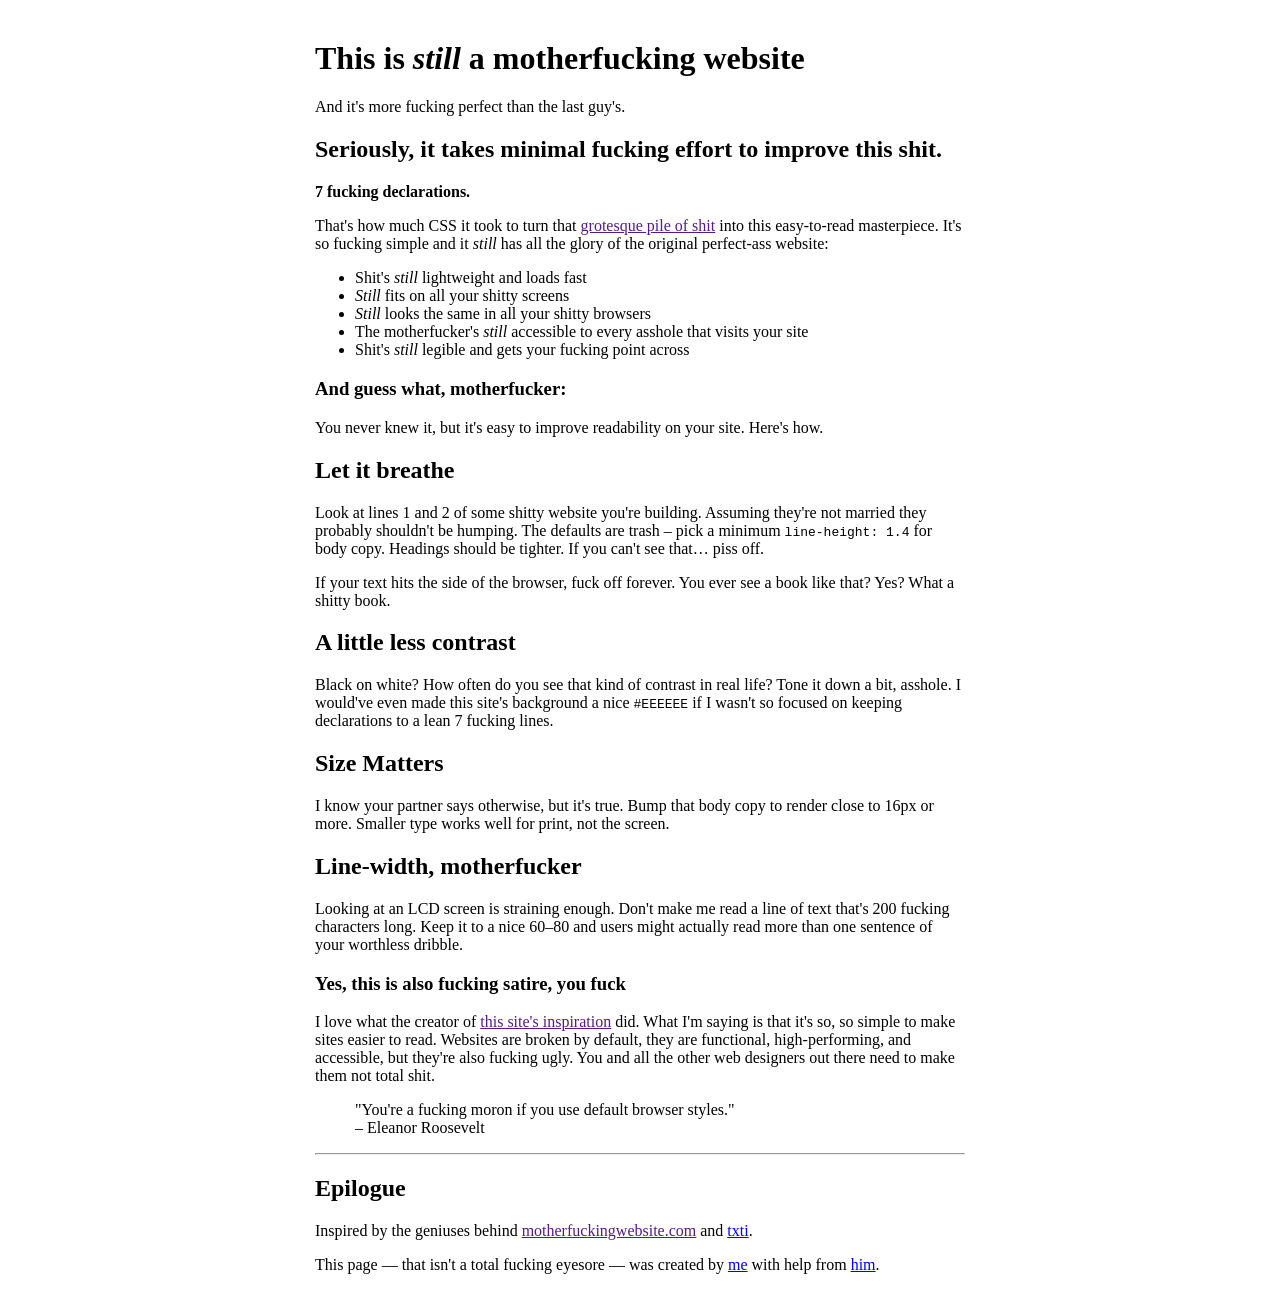
<file: index.html>
<!DOCTYPE html>
<html lang="en">
<head>
    <meta charset="UTF-8">
    <meta name="viewport" content="width=device-width, initial-scale=1.0">
    <title>Document</title>
</head>
<body style="max-width: 650px; margin: 40px auto;">
    <h1>This is <i><i>still</i></i> a motherfucking website</h1>
    <p>And it's more fucking perfect than the last guy's.</p>
    <h2>Seriously, it takes minimal fucking effort to improve this shit.</h2>
    <b>7 fucking declarations.</b>
    <p>That's how much CSS it took to turn that <a href="">grotesque pile of shit</a> into this easy-to-read masterpiece. It's so fucking simple and it <i>still</i> has all the glory of the original perfect-ass website:</p>
    <ul>
        <li>Shit's <i>still</i> lightweight and loads fast</li>
        <li><i>Still</i> fits on all your shitty screens</li>
        <li><i>Still</i> looks the same in all your shitty browsers</li>
        <li>The motherfucker's <i>still</i> accessible to every asshole that visits your site</li>
        <li>Shit's <i>still</i> legible and gets your fucking point across</li>
    </ul>
    <h3>And guess what, motherfucker:</h3>
    <p>You never knew it, but it's easy to improve readability on your site. Here's how.</p>
    <h2>Let it breathe</h2>
    <p>Look at lines 1 and 2 of some shitty website you're building. Assuming they're not married they probably shouldn't be humping. The defaults are trash – pick a minimum <code>line-height: 1.4</code> for body copy. Headings should be tighter. If you can't see that… piss off.</p>
    <p>If your text hits the side of the browser, fuck off forever. You ever see a book like that? Yes? What a shitty book.</p>
    <h2>A little less contrast</h2>
    <p>Black on white? How often do you see that kind of contrast in real life? Tone it down a bit, asshole. I would've even made this site's background a nice <code>#EEEEEE</code> if I wasn't so focused on keeping declarations to a lean 7 fucking lines.</p>
    <h2>Size Matters</h2>
    <p>I know your partner says otherwise, but it's true. Bump that body copy to render close to 16px or more. Smaller type works well for print, not the screen.</p>
    <h2>Line-width, motherfucker</h2>
    <p>Looking at an LCD screen is straining enough. Don't make me read a line of text that's 200 fucking characters long. Keep it to a nice 60–80 and users might actually read more than one sentence of your worthless dribble.</p>
    <h3>Yes, this is also fucking satire, you fuck</h3>
    <p>I love what the creator of <a href="">this site's inspiration</a> did. What I'm saying is that it's so, so simple to make sites easier to read. Websites are broken by default, they are functional, high-performing, and accessible, but they're also fucking ugly. You and all the other web designers out there need to make them not total shit.</p>
    <blockquote>
        "You're a fucking moron if you use default browser styles." <br>
        – Eleanor Roosevelt
    </blockquote>
    <hr>
    <h2>Epilogue</h2>
    <p>Inspired by the geniuses behind <a href="">motherfuckingwebsite.com</a> and <u style="color: blue">txti</u>.</p>
    <p>This page — that isn't a total fucking eyesore — was created by <u style="color: blue">me</u> with help from <u style="color: blue">him</u>.</p>



</body>
</html>
</file>
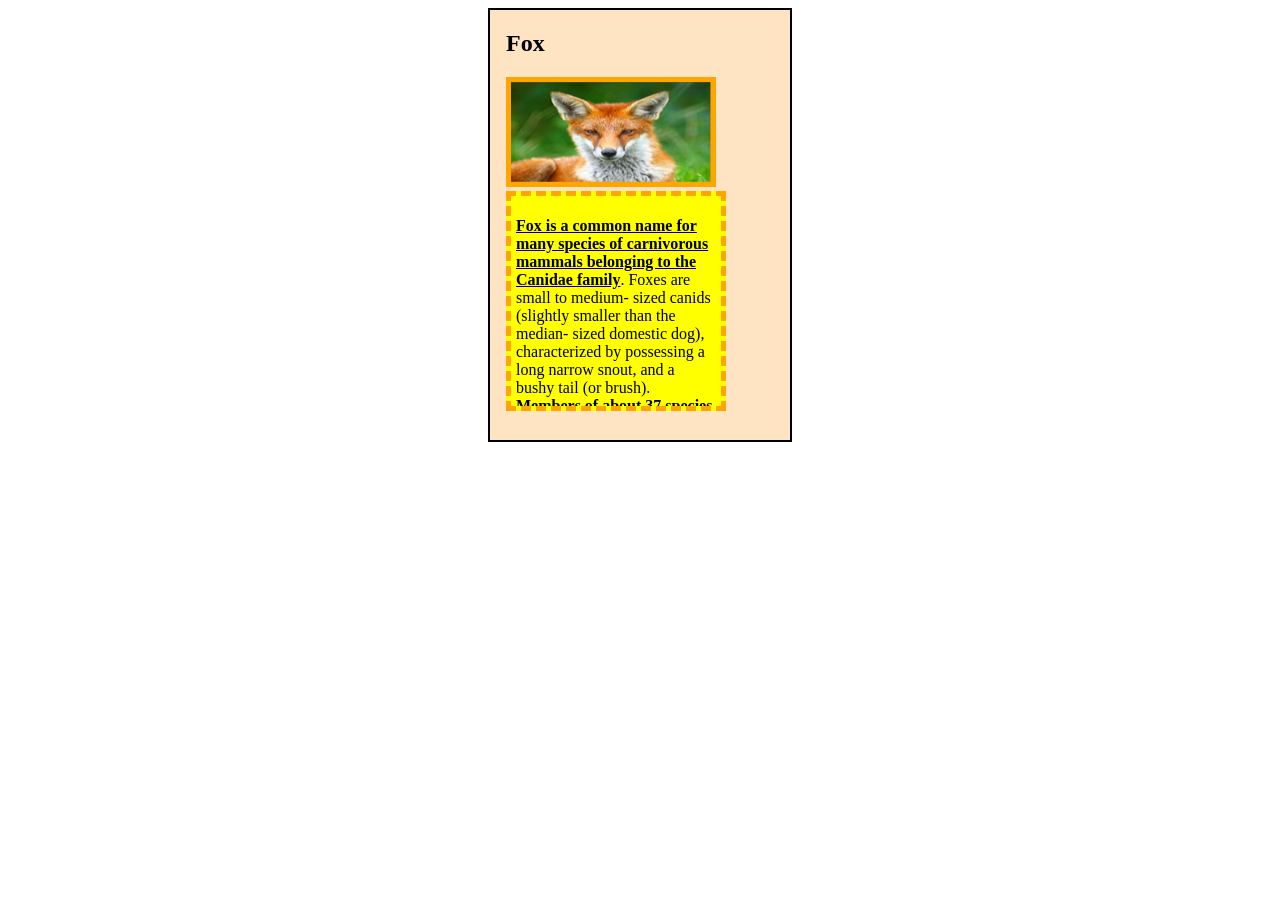
<file: BT2/index.html>
<!DOCTYPE html>
<html lang="en">
<head>
    <meta charset="UTF-8">
    <meta name="viewport" content="width=device-width, initial-scale=1.0">
    <title>Document</title>
    <style>
        .d{
            border: darkorange;
            background-color: bisque;
            border-color: red;
            border  : 2px;
            width: 300px;
            height: 430px;
            margin: auto;
            border-style: solid;
    
        }
        .d1{
            overflow: auto;
            width:200px;
            height: 200px;
            padding: 5px;
            border: 2px;
            background-color: yellow;
            border-style: dashed;
            border-color: orange;
            border-width: 5px;
            margin-left: 1em;

        }
        .image{
            width: 200px;
            height: 100px;
            border-style: solid;
            border-color: orange;
            border-width: 5px;
        }
        .d2{
            margin-left: 1em;
        }
    </style>
</head>
<body>
<div class="d">
    <div class="d2">
        <h2>Fox</h2>
        <img class="image" src="fox.jpg" alt="fox.image">

    </div>

    <div class="d1">
        <p><u><strong>Fox is a common name for many species
        of carnivorous mammals belonging to the
        Canidae family</strong></u>. Foxes are small to medium-
        sized canids (slightly smaller than the median-
        sized domestic dog), characterized by
        possessing a long narrow snout, and a bushy
        tail (or brush).
        <br>
        <u><strong>Members of about 37 species are referred to as foxes, of which only 12 species</strong></u>
        </p>
    </div>
</div>

</body>
</html>
</file>
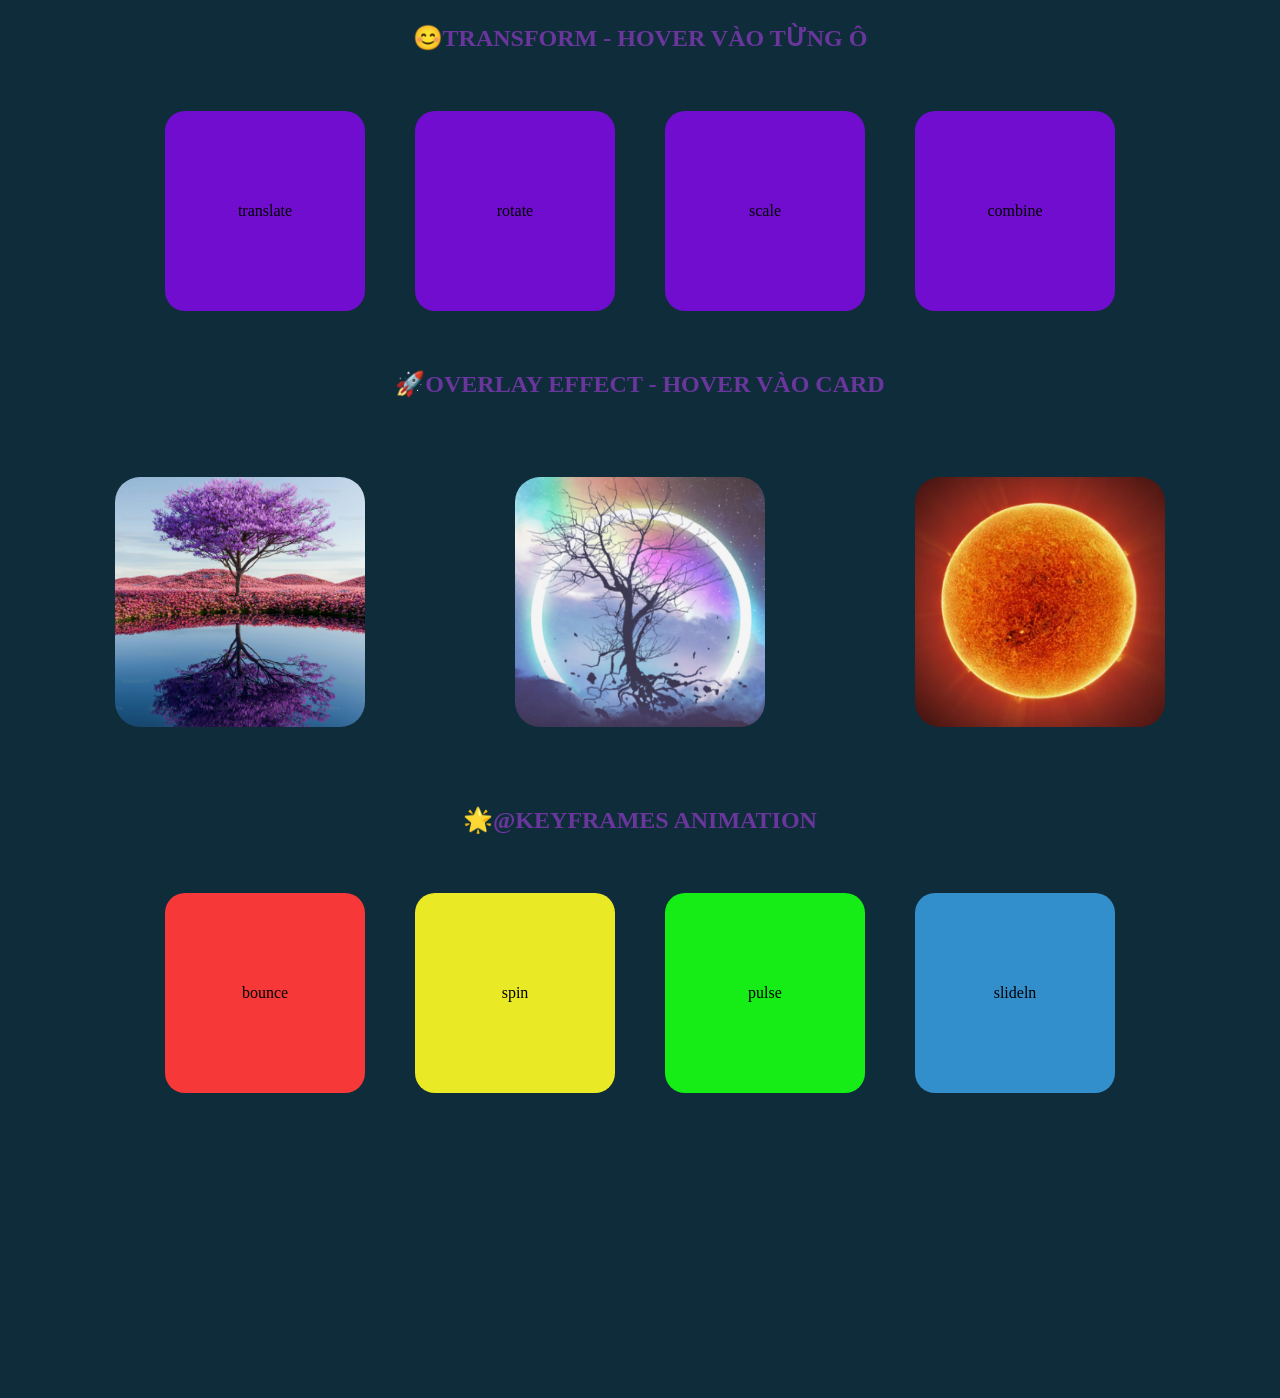
<file: BT5/index.html>
<!doctype html>
<html lang="en">
  <head>
    <meta charset="UTF-8" />
    <meta name="viewport" content="width=device-width, initial-scale=1.0" />
    <title>Document</title>
    <link rel="stylesheet" href="style.css" />
  </head>
  <body>
    <h3 class="title1">TRANSFORM - HOVER VÀO TỪNG Ô</h3>
    <div class="container1">
      <div class="box box1">translate</div>
      <div class="box box2">rotate</div>
      <div class="box box3">scale</div>
      <div class="box box4">combine</div>
    </div>
    <h3 class="title2">OVERLAY EFFECT - HOVER VÀO CARD</h3>
    <div class="container2">
      <div class="card">
        <img src="img1.png" alt="image1" class="img img1" />
        <div class="overlay overlay1"></div>
      </div>
      <div class="card">
        <img src="img2.png" alt="image2" class="img img2" />
        <div class="overlay overlay2"></div>
      </div>
      <div class="card">
        <img src="img3.png" alt="image3" class="img img3" />
        <div class="overlay overlay3"></div>
      </div>
    </div>
    <h3 class="title3">@KEYFRAMES ANIMATION</h3>
    <div class="container3">
      <div class="box box5">bounce</div>
      <div class="box box6">spin</div>
      <div class="box box7">pulse</div>
      <div class="box box8">slideln</div>
    </div>
    <div class="container4">
      <div></div>
      <div></div>
      <div></div>
    </div>
  </body>
</html>
</file>
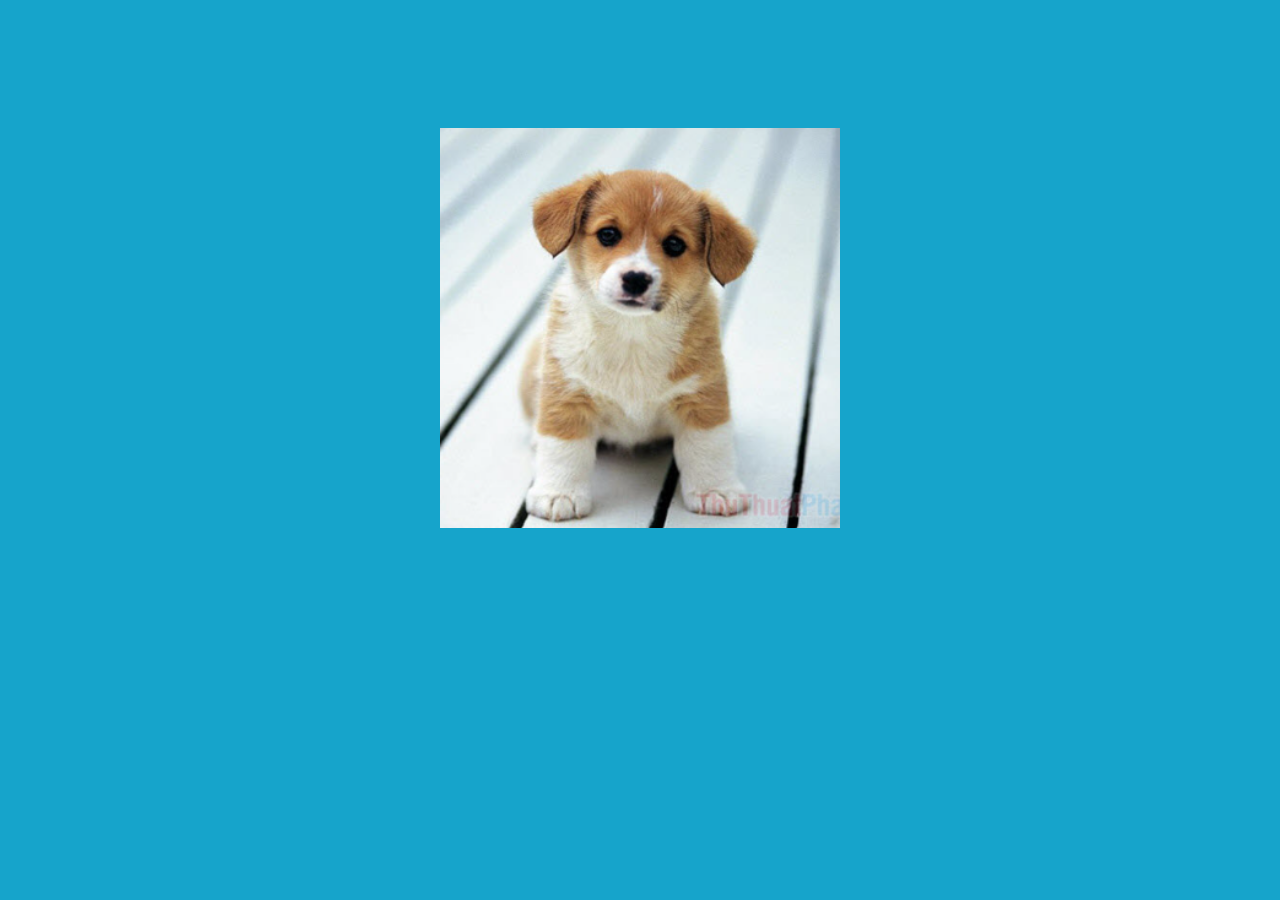
<file: BT4/HOLYSADIE/index.html>
<!DOCTYPE html>
<html lang="en">
<head>
    <meta charset="UTF-8">
    <meta name="viewport" content="width=device-width, initial-scale=1.0">
    <title>Document</title>
    <link rel="stylesheet" href="style.css">
</head>
<body class="body">
    <div class="container">
        <img src="dog.png" alt="dog" class="dog">
    </div>
    <div class="con2">
        <span class="text1">HOLY<b>SADIE</b></span>
        <span class="text2">
        SADIE NEVER TOOK HER EYES OFF ME.<br>
        SHE HAD A DARK SOUL.
    </span>
    </div>
</body>
</html>
</file>
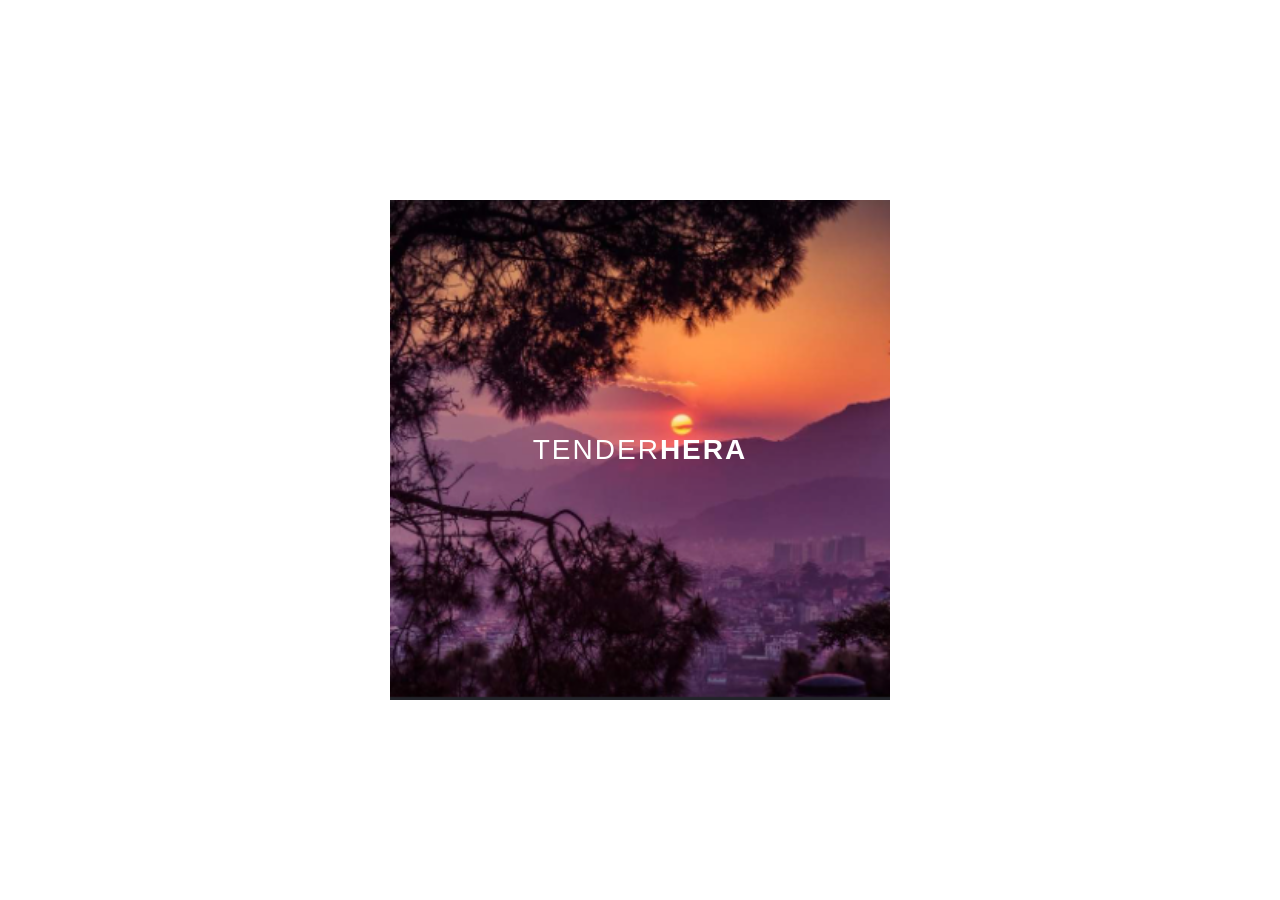
<file: BT4/TENDERHERA/index.html>
<!doctype html>
<html lang="en">
  <head>
    <meta charset="UTF-8" />
    <meta name="viewport" content="width=device-width, initial-scale=1.0" />
    <title>Document</title>
    <link rel="stylesheet" href="style.css" />
    <link
      rel="stylesheet"
      href="https://cdnjs.cloudflare.com/ajax/libs/font-awesome/6.5.2/css/all.min.css"
    />
  </head>
  <body class="body">
    <div class="container">
      <img src="img.png" alt="Background" class="bg-img" />
      <div class="overlay">
        <div class="diamond-box"></div>
        <div class="icon-grid">
          <i class="fas fa-file-pdf"></i>
          <i class="fas fa-image"></i>
          <i class="fas fa-file-archive"></i>
          <i class="fas fa-code"></i>
        </div>
      </div>
      <div class="title">TENDER<b>HERA</b></div>
    </div>
  </body>
</html>
</file>
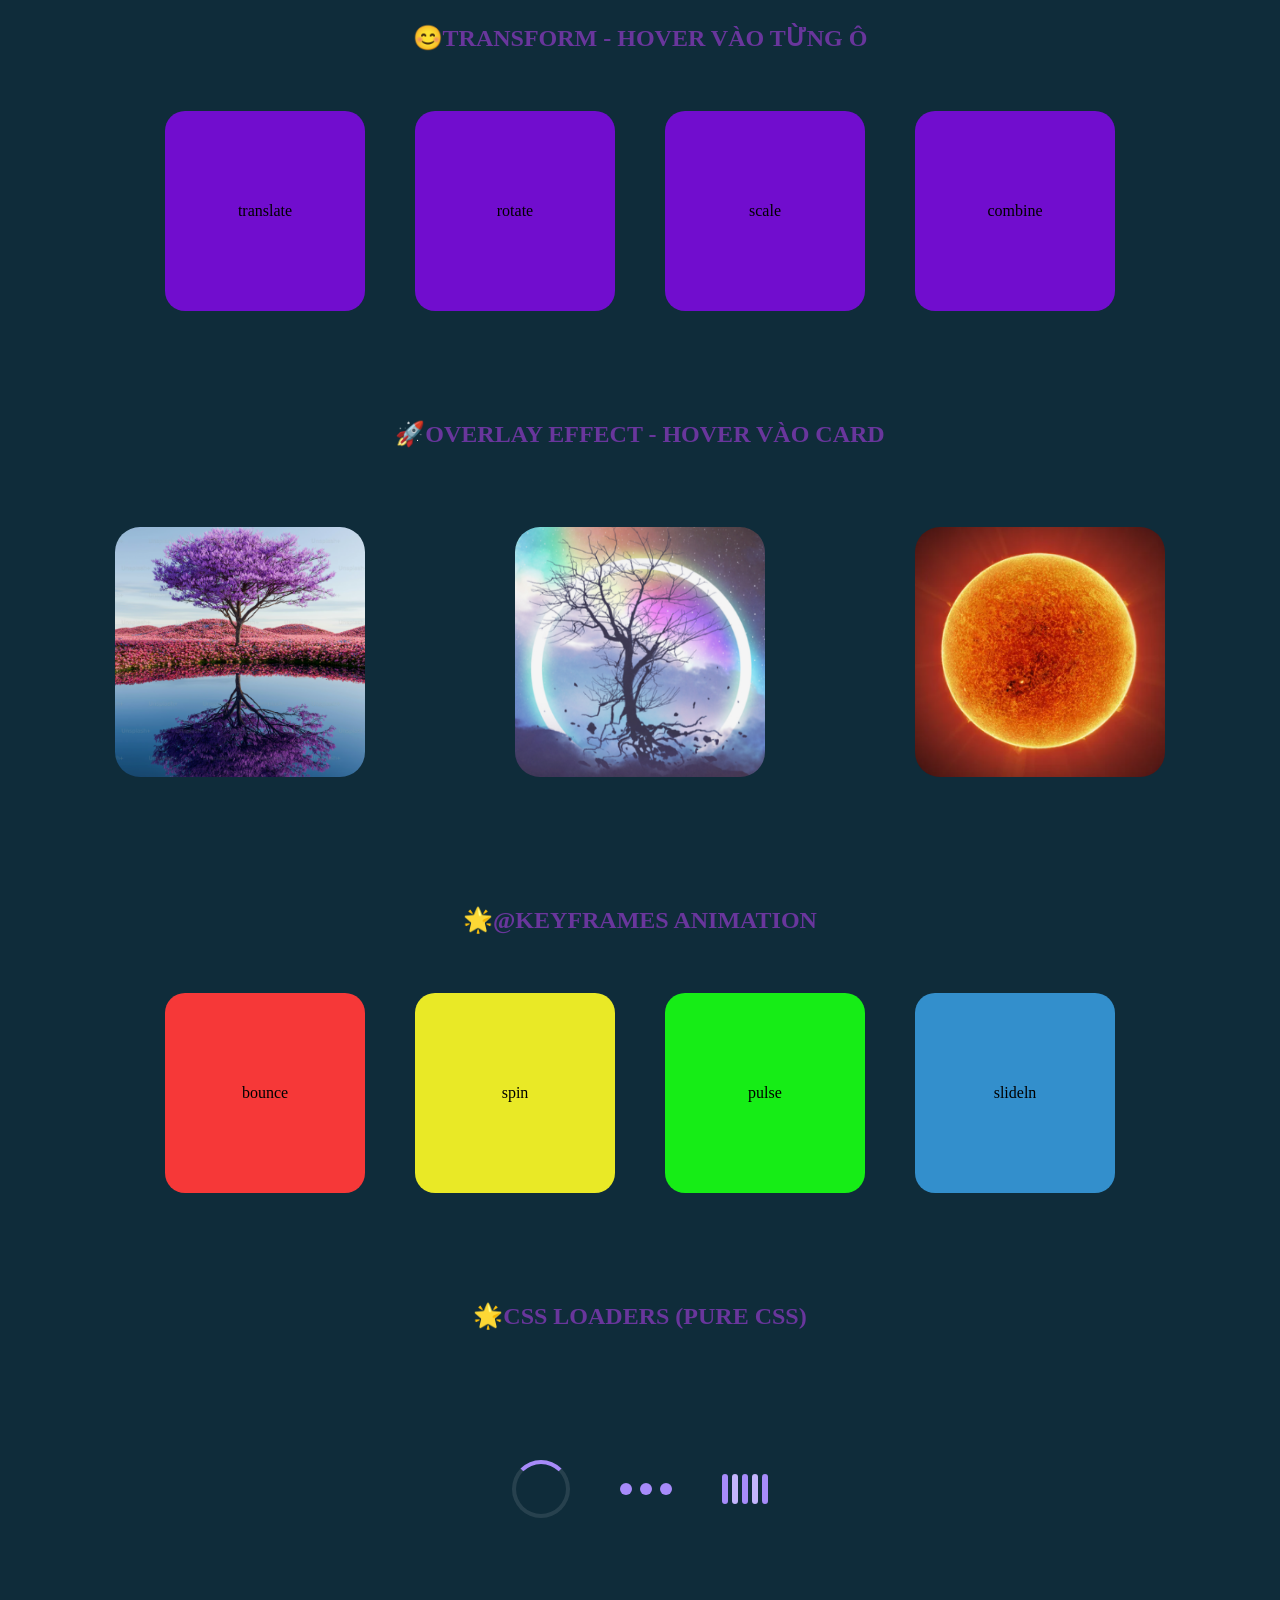
<file: BT5/Exercise1/index.html>
<!doctype html>
<html lang="en">
  <head>
    <meta charset="UTF-8" />
    <meta name="viewport" content="width=device-width, initial-scale=1.0" />
    <title>Animation</title>
    <link rel="stylesheet" href="style.css" />
  </head>
  <body>
    <h3 class="title1">TRANSFORM - HOVER VÀO TỪNG Ô</h3>
    <div class="container1">
      <div class="box box1">translate</div>
      <div class="box box2">rotate</div>
      <div class="box box3">scale</div>
      <div class="box box4">combine</div>
    </div>
    <h3 class="title2">OVERLAY EFFECT - HOVER VÀO CARD</h3>
    <div class="container2">
      <div class="card">
        <img src="img1.png" alt="image1" class="img img1" />
        <div class="overlay overlay1"></div>
      </div>
      <div class="card">
        <img src="img2.png" alt="image2" class="img img2" />
        <div class="overlay overlay2"></div>
      </div>
      <div class="card">
        <img src="img3.png" alt="image3" class="img img3" />
        <div class="overlay overlay3"></div>
      </div>
    </div>
    <h3 class="title3">@KEYFRAMES ANIMATION</h3>
    <div class="container3">
      <div class="box box5">bounce</div>
      <div class="box box6">spin</div>
      <div class="box box7">pulse</div>
      <div class="box box8">slideln</div>
    </div>
    <h3 class="title3">CSS LOADERS (PURE CSS)</h3>
    <div class="container4">
      <div class="loader-wrap">
        <div class="loader-spinner"></div>
      </div>
      <div class="loader-wrap">
        <div class="loader-dots">
          <span></span>
          <span></span>
          <span></span>
        </div>
      </div>
      <div class="loader-wrap">
        <div class="loader-bar">
          <span></span>
          <span></span>
          <span></span>
          <span></span>
          <span></span>
        </div>
      </div>
    </div>
    
  </body>
</html>
</file>
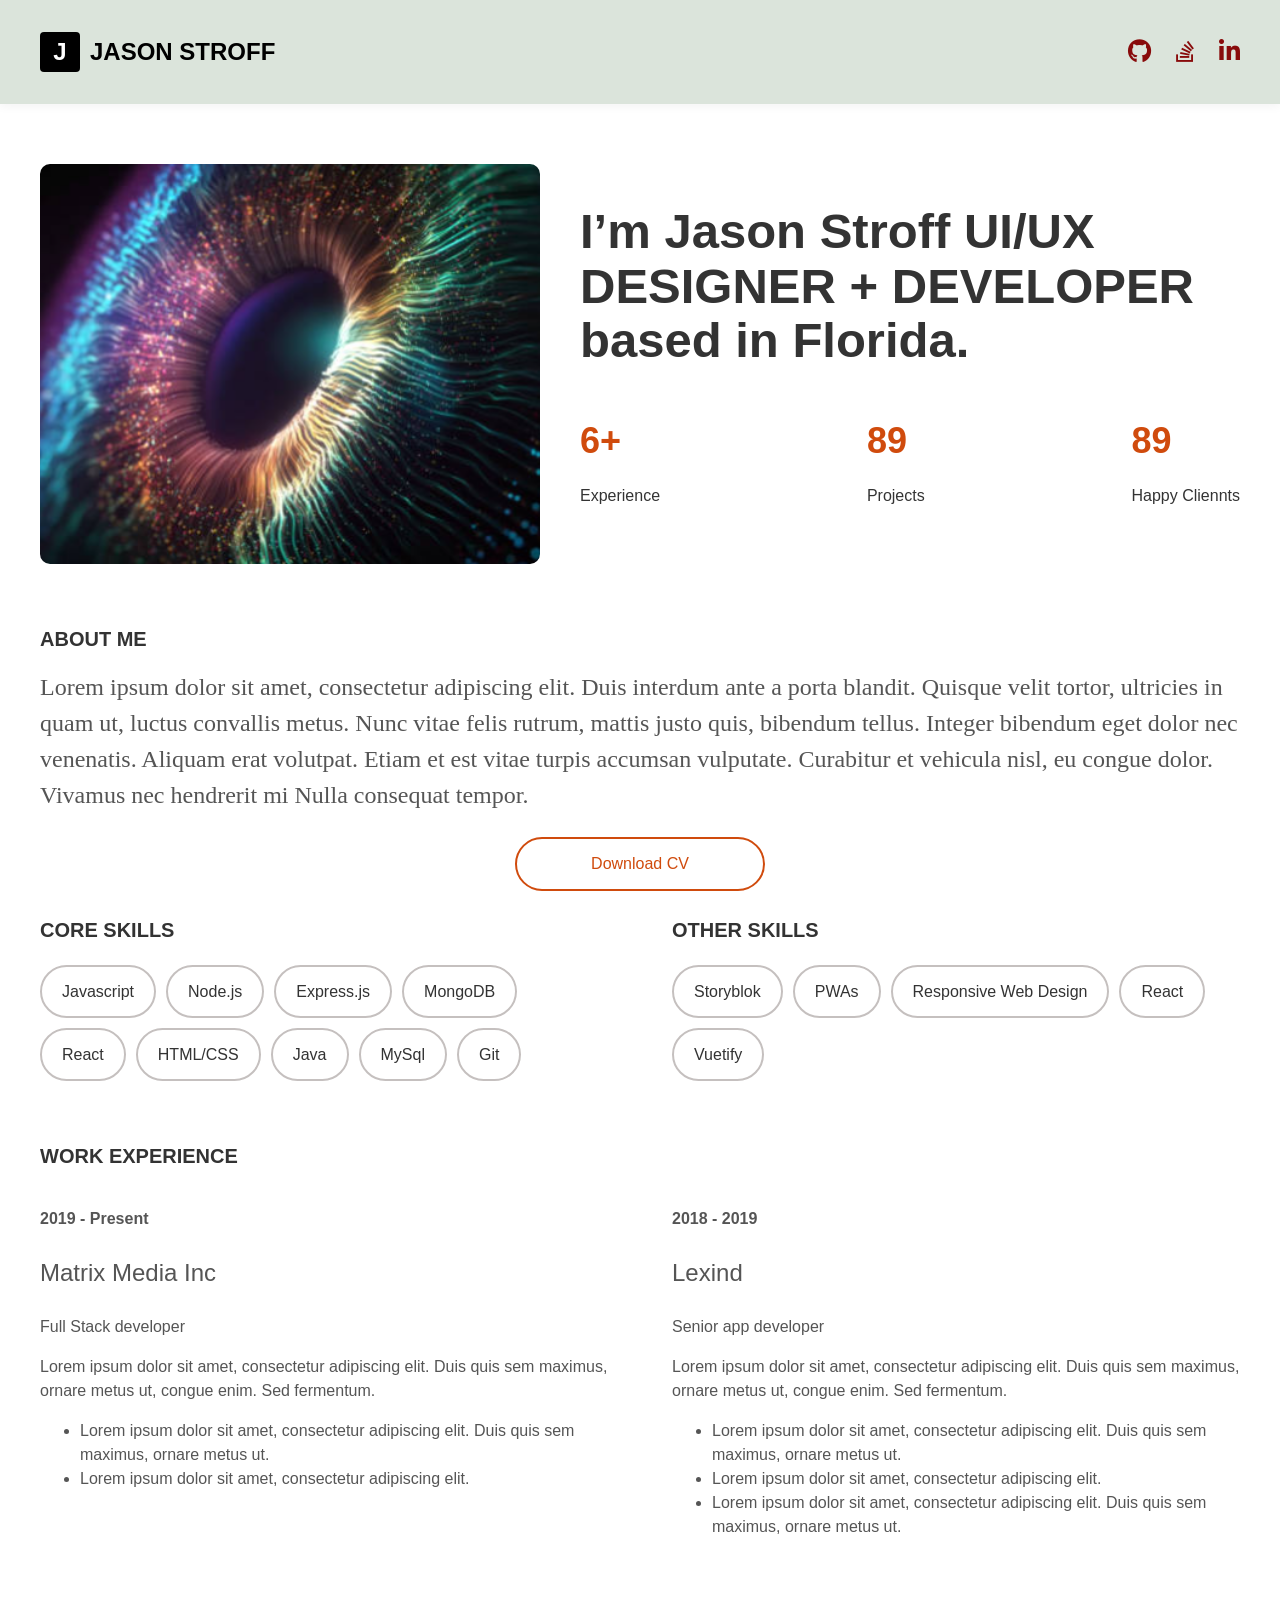
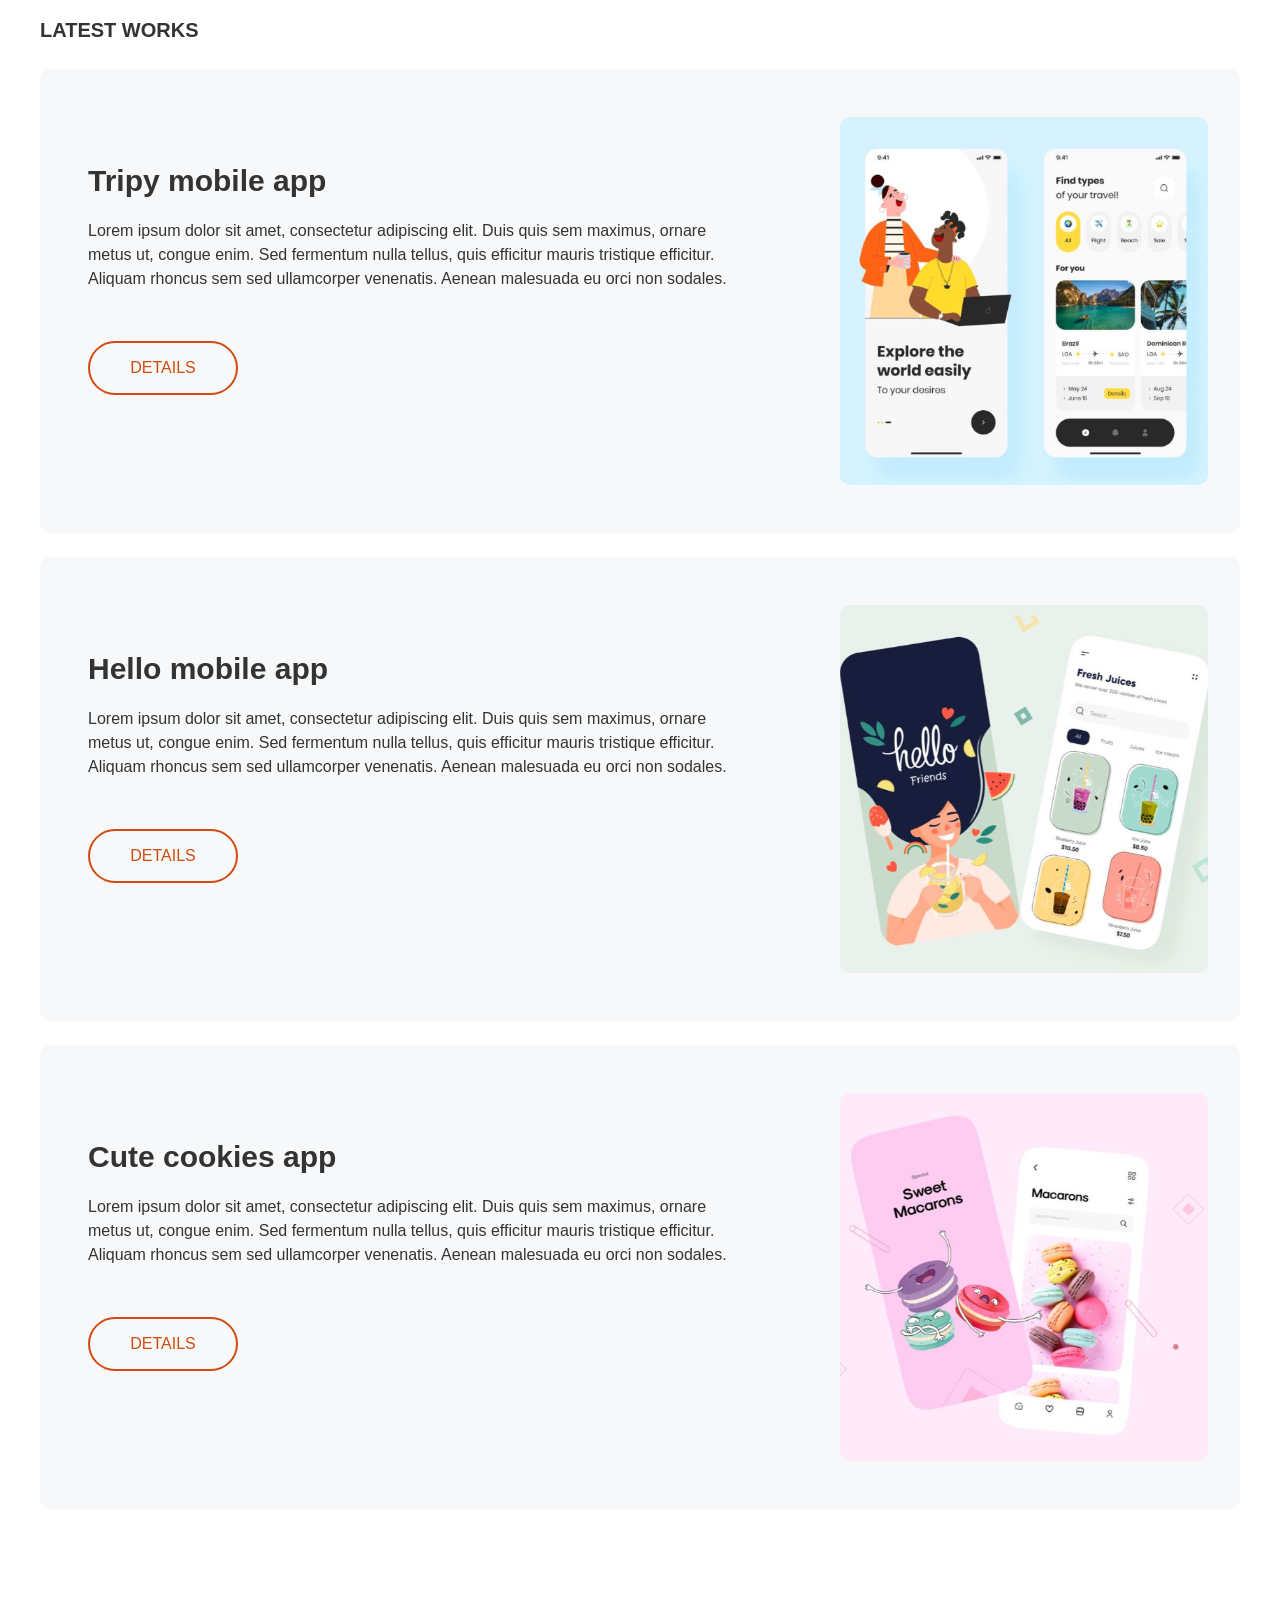
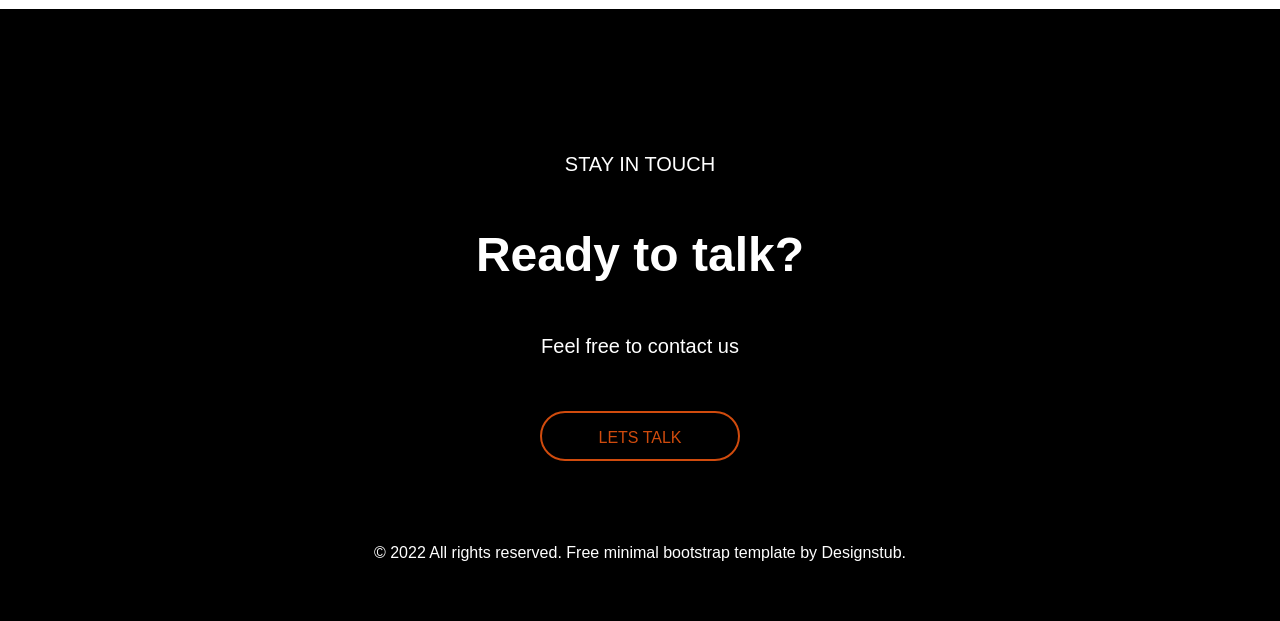
<file: BT5/Exercise2/index.html>
<!doctype html>
<html lang="en">
  <head>
    <meta charset="UTF-8" />
    <meta name="viewport" content="width=device-width, initial-scale=1.0" />
    <title>Profile</title>
    <link rel="stylesheet" href="style.css" />
    <link
      rel="stylesheet"
      href="https://cdnjs.cloudflare.com/ajax/libs/font-awesome/6.0.0/css/all.min.css"
    />
  </head>
  <body>
    <header class="top-head">
      <div class="container">
        <a href="index.html" class="logo"
          ><span>J</span>JASON STROFF</a
        >
        <ul>
          <li>
            <a href="index.html"><i class="fa-brands fa-github"></i></a>
          </li>
          <li>
            <a href="index.html"><i class="fa-brands fa-stack-overflow"></i></a>
          </li>
          <li>
            <a href="index.html"><i class="fa-brands fa-linkedin-in"></i></a>
          </li>
        </ul>
      </div>
    </header>

    <div class="box1">
      <div>
        <img src="img.png" alt="Profile Picture" class="box1-img" />
      </div>
      <div class="box1-content">
        <h1>I’m Jason Stroff UI/UX DESIGNER + DEVELOPER based in Florida.</h1>
        <div class="box1-content-info">
          <div>
            <p class="box1-content-info-number">6+</p>
            <p>Experience</p>
          </div>
          <div>
            <p class="box1-content-info-number">89</p>
            <p>Projects</p>
          </div>
          <div>
            <p class="box1-content-info-number">89</p>
            <p>Happy Cliennts</p>
          </div>
        </div>
      </div>
    </div>

    <h3 class="title">ABOUT ME</h3>
    <p class="about-me">
      Lorem ipsum dolor sit amet, consectetur adipiscing elit. Duis interdum
      ante a porta blandit. Quisque velit tortor, ultricies in quam ut, luctus
      convallis metus. Nunc vitae felis rutrum, mattis justo quis, bibendum
      tellus. Integer bibendum eget dolor nec venenatis. Aliquam erat volutpat.
      Etiam et est vitae turpis accumsan vulputate. Curabitur et vehicula nisl,
      eu congue dolor. Vivamus nec hendrerit mi Nulla consequat tempor.
    </p>

    <a href="index.html" class="btn-download">Download CV</a>

    <div class="box2">
      <div class="box2-column">
        <h3 class="title">CORE SKILLS</h3>
        <div class="box2-core-skills">
          <div class="btn-skill">Javascript</div>
          <div class="btn-skill">Node.js</div>
          <div class="btn-skill">Express.js</div>
          <div class="btn-skill">MongoDB</div>
          <div class="btn-skill">React</div>
          <div class="btn-skill">HTML/CSS</div>
          <div class="btn-skill">Java</div>
          <div class="btn-skill">MySql</div>
          <div class="btn-skill">Git</div>
        </div>
      </div>
      <div class="box2-column">
        <h3 class="title">OTHER SKILLS</h3>
        <div class="box2-other-skills">
          <div class="btn-skill">Storyblok</div>
          <div class="btn-skill">PWAs</div>
          <div class="btn-skill">Responsive Web Design</div>
          <div class="btn-skill">React</div>
          <div class="btn-skill">Vuetify</div>
        </div>
      </div>
    </div>

    <h3 class="title">WORK EXPERIENCE</h3>

    <div class="box3">
      <div class="box3-box1">
        <p><b>2019 - Present</b></p>
        <p style="font-size: 24px">Matrix Media Inc</p>
        <p>Full Stack developer</p>
        <p>
          Lorem ipsum dolor sit amet, consectetur adipiscing elit. Duis quis sem
          maximus, ornare metus ut, congue enim. Sed fermentum.
        </p>
        <ul>
          <li>
            Lorem ipsum dolor sit amet, consectetur adipiscing elit. Duis quis
            sem maximus, ornare metus ut.
          </li>
          <li>Lorem ipsum dolor sit amet, consectetur adipiscing elit.</li>
        </ul>
      </div>
      <div class="box3-box2">
        <p><b>2018 - 2019</b></p>
        <p style="font-size: 24px">Lexind</p>
        <p>Senior app developer</p>
        <p>
          Lorem ipsum dolor sit amet, consectetur adipiscing elit. Duis quis sem
          maximus, ornare metus ut, congue enim. Sed fermentum.
        </p>
        <ul>
          <li>
            Lorem ipsum dolor sit amet, consectetur adipiscing elit. Duis quis
            sem maximus, ornare metus ut.
          </li>
          <li>Lorem ipsum dolor sit amet, consectetur adipiscing elit.</li>
          <li>
            Lorem ipsum dolor sit amet, consectetur adipiscing elit. Duis quis
            sem maximus, ornare metus ut.
          </li>
        </ul>
      </div>
    </div>

    <h3 class="title">LATEST WORKS</h3>

    <div class="box4">
      <div class="box4-left">
        <b style="font-size: 30px">Tripy mobile app</b>
        <p>
          Lorem ipsum dolor sit amet, consectetur adipiscing elit. Duis quis sem
          maximus, ornare metus ut, congue enim. Sed fermentum nulla tellus,
          quis efficitur mauris tristique efficitur. Aliquam rhoncus sem sed
          ullamcorper venenatis. Aenean malesuada eu orci non sodales.
        </p>
        <a href="#" class="btn-details">DETAILS</a>
      </div>
      <div class="box4-right">
        <img src="img1.png" alt="Tripy mobile app" class="box4-right-img" />
      </div>
    </div>
    <div class="box4">
      <div class="box4-left">
        <b style="font-size: 30px">Hello mobile app</b>
        <p>
          Lorem ipsum dolor sit amet, consectetur adipiscing elit. Duis quis sem
          maximus, ornare metus ut, congue enim. Sed fermentum nulla tellus,
          quis efficitur mauris tristique efficitur. Aliquam rhoncus sem sed
          ullamcorper venenatis. Aenean malesuada eu orci non sodales.
        </p>
        <a href="#" class="btn-details">DETAILS</a>
      </div>
      <div class="box4-right">
        <img src="img2.png" alt="Tripy mobile app" class="box4-right-img" />
      </div>
    </div>
    <div class="box4">
      <div class="box4-left">
        <b style="font-size: 30px">Cute cookies app</b>
        <p>
          Lorem ipsum dolor sit amet, consectetur adipiscing elit. Duis quis sem
          maximus, ornare metus ut, congue enim. Sed fermentum nulla tellus,
          quis efficitur mauris tristique efficitur. Aliquam rhoncus sem sed
          ullamcorper venenatis. Aenean malesuada eu orci non sodales.
        </p>
        <a href="#" class="btn-details">DETAILS</a>
      </div>
      <div class="box4-right">
        <img src="img3.png" alt="Tripy mobile app" class="box4-right-img" />
      </div>
    </div>

    <footer class="footer">
      <p style="font-size: 20px; padding-top: 150px">STAY IN TOUCH</p>
      <p style="font-size: 48px; font-weight: bold">Ready to talk?</p>
      <p style="font-size: 20px">Feel free to contact us</p>
      <a href="#" class="btn-footer">LETS TALK</a>
      <p>
        © 2022 All rights reserved. Free minimal bootstrap template by
        Designstub.
      </p>
    </footer>
    <script src="script.js"></script>
  </body>
</html>
</file>
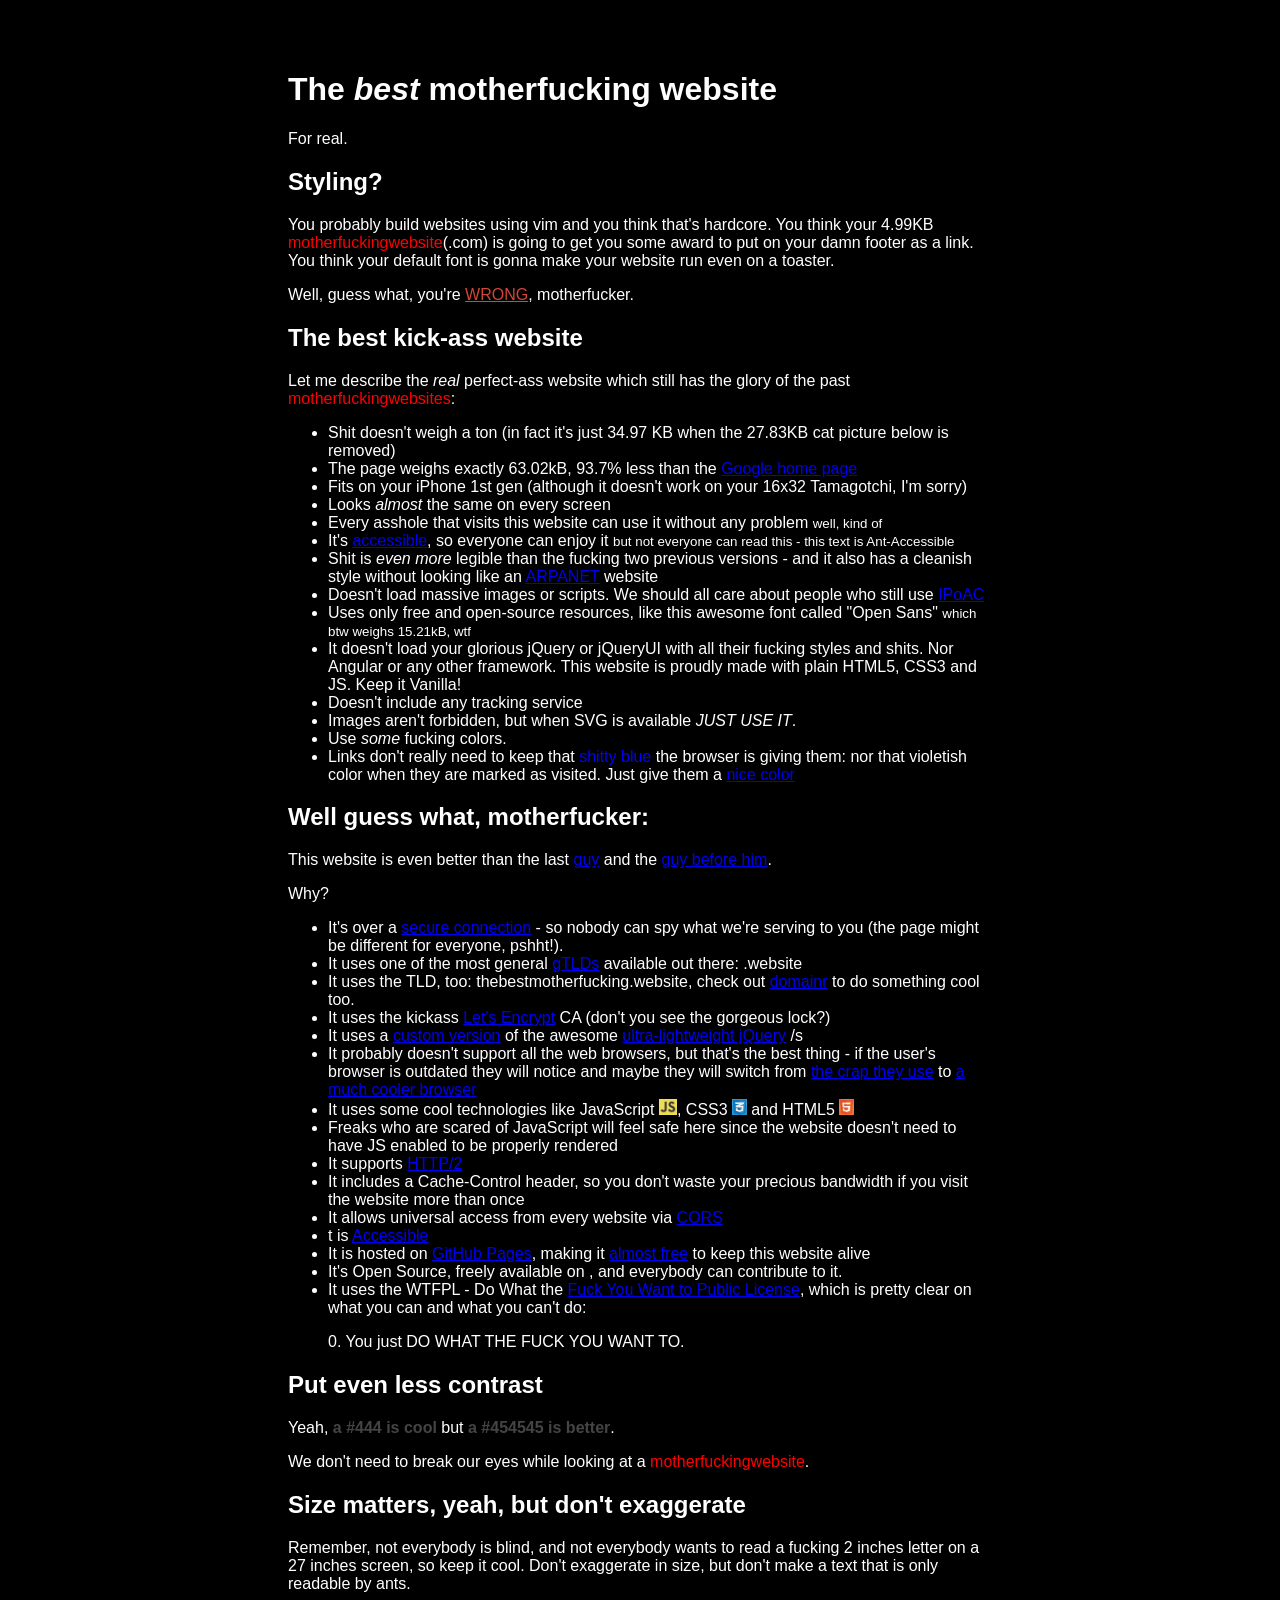
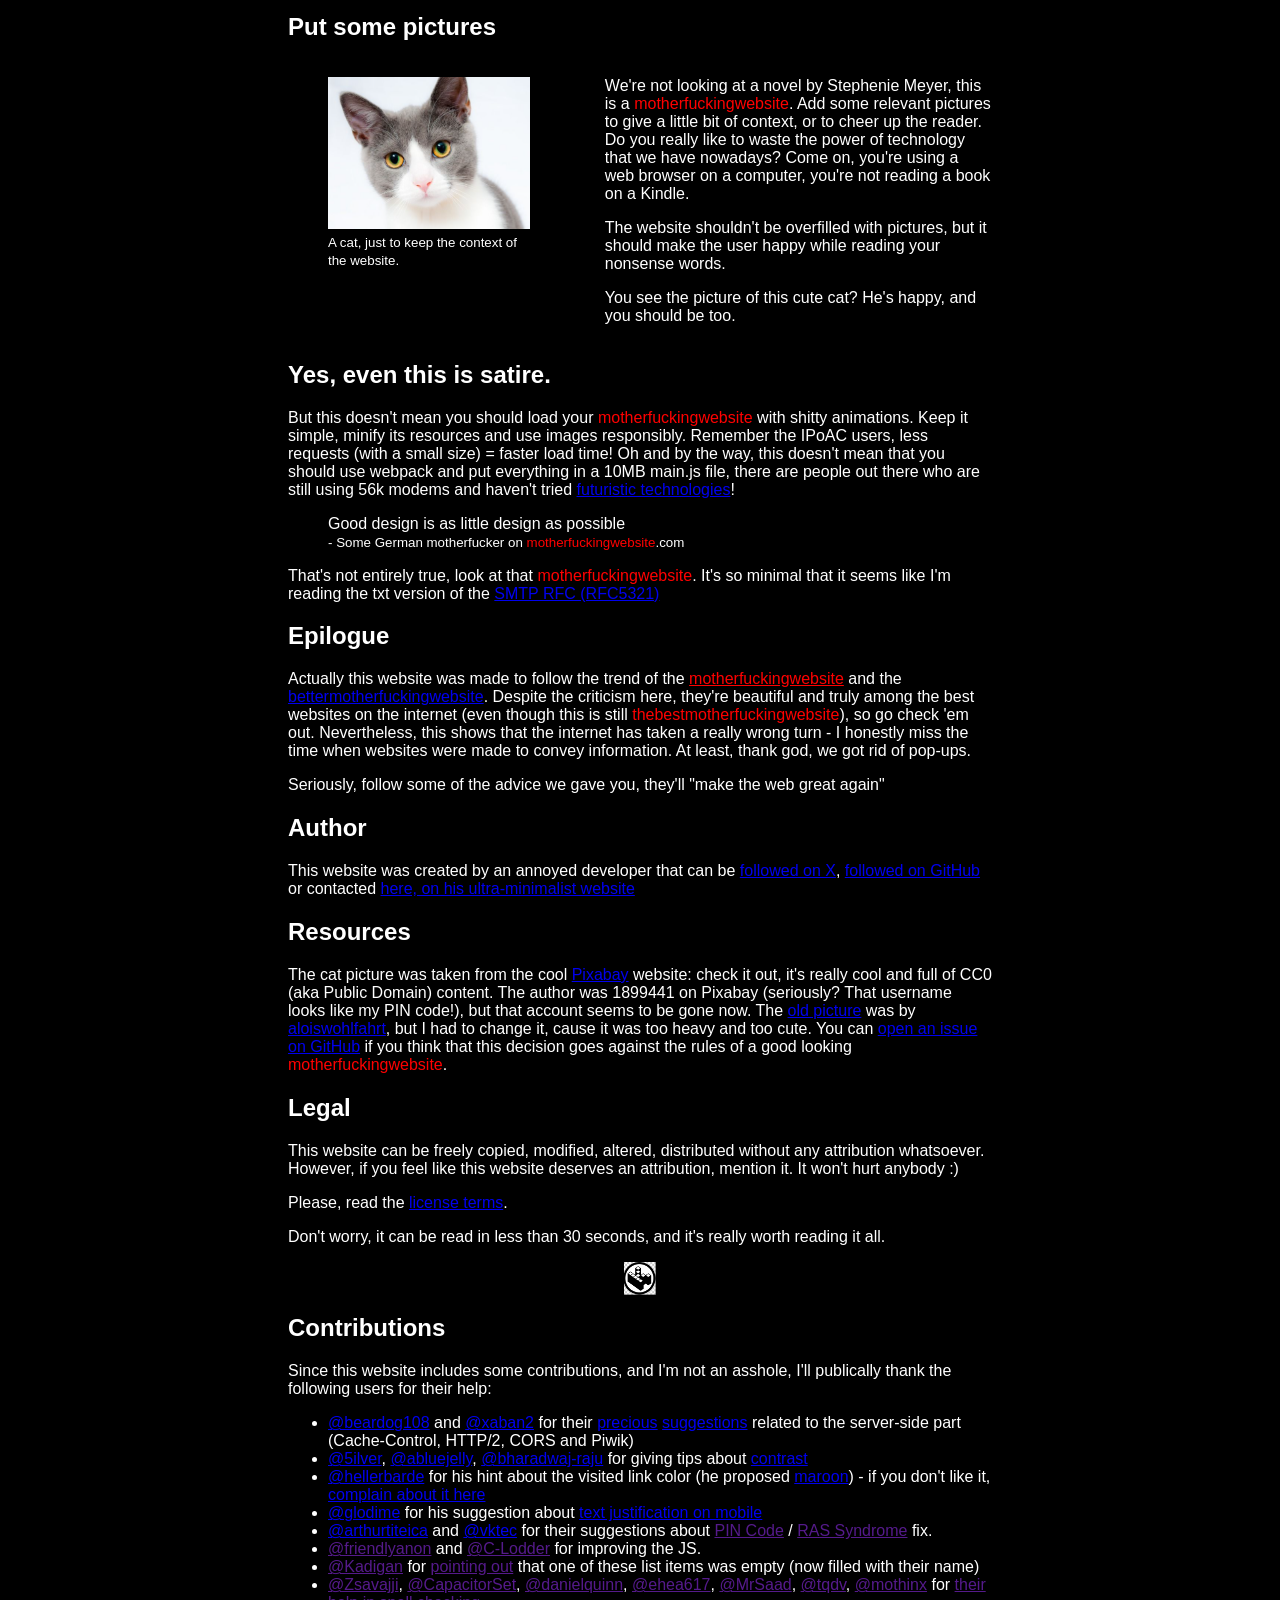
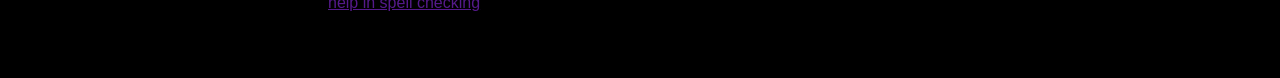
<file: BT2/btvn.html>
<!DOCTYPE html>
<html lang="en">
<head>
    <meta charset="UTF-8">
    <meta name="viewport" content="width=device-width, initial-scale=1.0">
    <link rel="stylesheet" href="style.css">
    <title>thebestmotherfucking.website/</title>
    
    
</head>
<body class="motherfucking-website">
    <h1>The <i>best</i> motherfucking website</h1>
    <p>For real.</p>
    <h2>Styling?</h2>
    <p>You probably build websites using vim and you think that's hardcore. You think your 4.99KB <span style="color: red;">motherfuckingwebsite</span>(.com) is going to get you some award to put on your damn footer as a link. You think your default font is gonna make your website run even on a toaster.</p>
    <p>Well, guess what, you're <u style="color: #d24637;">WRONG</u>, motherfucker.</p>
    <h2>The best kick-ass website</h2>
    <p>Let me describe the <i>real</i> perfect-ass website which still has the glory of the past <span style="color: red;">motherfuckingwebsites</span>:</p>
    <ul>
        <li>Shit doesn't weigh a ton (in fact it's just 34.97 KB when the 27.83KB cat picture below is removed)</li>
        <li>The page weighs exactly 63.02kB, 93.7% less than the <a href="https://www.google.com">Google home page</a></li>
        <li>Fits on your iPhone 1st gen (although it doesn't work on your 16x32 Tamagotchi, I'm sorry)</li>
        <li>Looks <i>almost</i> the same on every screen</li>
        <li>Every asshole that visits this website can use it without any problem <small>well, kind of</small></li>
        <li>It's <a href="https://www.w3.org/TR/WCAG20/">accessible</a>, so everyone can enjoy it <small>but not everyone can read this - this text is Ant-Accessible</small></li>
        <li>Shit is <i>even more</i> legible than the fucking two previous versions - and it also has a cleanish style without looking like an <a href="https://en.wikipedia.org/wiki/ARPANET">ARPANET</a> website</li>
        <li>Doesn't load massive images or scripts. We should all care about people who still use <a href="https://en.wikipedia.org/wiki/IP_over_Avian_Carriers">IPoAC</a></li>
        <li>Uses only free and open-source resources, like this awesome font called "Open Sans" <small>which btw weighs 15.21kB, wtf</small></li>
        <li>It doesn't load your glorious jQuery or jQueryUI with all their fucking styles and shits. Nor Angular or any other framework. This website is proudly made with plain HTML5, CSS3 and JS. Keep it Vanilla!</li>
        <li>Doesn't include any tracking service</li>
        <li>Images aren't forbidden, but when SVG is available <i>JUST USE IT</i>.</li>
        <li>Use <i>some</i> fucking <span class="rainbow">colors</span>.</li>
        <li>Links don't really need to keep that <span style="color: blue;">shitty blue</span> the browser is giving them: nor that violetish color when they are marked as visited. Just give them a <a href="https://www.colorhexa.com/0077aa">nice color</a></li>
    </ul>

    <h2>Well guess what, motherfucker:</h2>
    <p>This website is even better than the last <a href="http://bettermotherfuckingwebsite.com/">guy</a> and the <a href="https://motherfuckingwebsite.com/">guy before him</a>.</p>
    <p>Why?</p>
    <ul>
        <li>It's over a <a href="https://en.wikipedia.org/wiki/HTTPS">secure connection</a> - so nobody can spy what we're serving to you (the page might be different for everyone, pshht!).</li>
        <li>It uses one of the most general <a href="https://en.wikipedia.org/wiki/GTLD">gTLDs</a> available out there: .website</li>
        <li>It uses the TLD, too: thebestmotherfucking.website, check out <a href="https://domainr.com/">domainr</a> to do something cool too.</li>
        <li>It uses the kickass <a href="https://letsencrypt.org/">Let's Encrypt</a> CA (don't you see the gorgeous lock?)</li>
        <li>It uses a <a href="https://thebestmotherfucking.website/js/jquery-3.5.1.min.js">custom version</a> of the awesome <a href="https://jquery.com/">ultra-lightweight jQuery</a> /s</li>
        <li>It probably doesn't support all the web browsers, but that's the best thing - if the user's browser is outdated they will notice and maybe they will switch from <a href="https://support.microsoft.com/en-US/internet-explorer/internet-explorer-help">the crap they use</a> to <a href="https://www.firefox.com/en-US/">a much cooler browser</a></li>
        <li>It uses some cool technologies like JavaScript <img src="js.png" title="Javasript logo" style="height: 1em;">, CSS3 <img src="css3.png" alt="CSS3 logo" style="height: 1em;"> and HTML5 <img src="html5.png" alt="HTML5 Logo" style="height: 1em;"></li>
        <li>Freaks who are scared of JavaScript will feel safe here since the website doesn't need to have JS enabled to be properly rendered</li>
        <li>It supports <a href="https://en.wikipedia.org/wiki/HTTP/2">HTTP/2</a></li>
        <li>It includes a Cache-Control header, so you don't waste your precious bandwidth if you visit the website more than once</li>
        <li>It allows universal access from every website via <a href="https://enable-cors.org/">CORS</a></li>
        <li>t is <a href="https://www.w3.org/WAI/fundamentals/accessibility-intro/">Accessible</a></li>
        <li>It is hosted on <a href="pages.github.com">GitHub Pages</a>, making it <a href="https://www.namecheap.com/domains/registration/gtld/website/">almost free</a> to keep this website alive</li>
        <li>It's Open Source, freely available on <a href="https://github.com/denysvitali/thebestmotherfuckingwebsite/"></a>, and everybody can contribute to it.</li>
        <li>It uses the WTFPL - Do What the <a href="https://www.wtfpl.net/">Fuck You Want to Public License</a>, which is pretty clear on what you can and what you can't do:
            <p>0. You just DO WHAT THE FUCK YOU WANT TO.</p>
        </li>


    </ul>
    <h2>Put even less contrast</h2>
    <p>Yeah,<span style="color: #444; font-weight: 700;"> a #444 is cool</span> but  <span style="color: #444; font-weight: 700;">a #454545 is better</span>.</p>
    <p>We don't need to break our eyes while looking at a <span style="color: red;">motherfuckingwebsite</span>.</p>
    <h2>Size matters, yeah, but don't exaggerate</h2>
    <p>Remember, not everybody is blind, and not everybody wants to read a fucking 2 inches letter on a 27 inches screen, so keep it cool. Don't exaggerate in size, but don't make a text that is only readable by ants.</p>
    <h2>Put some pictures</h2>

    <div class="container">
        <div class="left">
            <figure>
                <img class="catImg" src="cat.png" alt="cat">
                <figcaption><small>A cat, just to keep the context of the website.</small></figcaption>
            </figure>

        </div>
        <div class="right">
            <p>We're not looking at a novel by Stephenie Meyer, this is a <span style="color: red;">motherfuckingwebsite</span>. Add some relevant pictures to give a little bit of context, or to cheer up the reader. Do you really like to waste the power of technology that we have nowadays? Come on, you're using a web browser on a computer, you're not reading a book on a Kindle.</p>
            <p>The website shouldn't be overfilled with pictures, but it should make the user happy while reading your nonsense words.</p>
            <p>You see the picture of this cute cat? He's happy, and you should be too.</p>
        </div>
    </div>

    <h2>Yes, even this is satire.</h2>
    <p>But this doesn't mean you should load your <span style="color: red;">motherfuckingwebsite</span> with shitty animations. Keep it simple, minify its resources and use images responsibly. Remember the IPoAC users, less requests (with a small size) = faster load time! Oh and by the way, this doesn't mean that you should use webpack and put everything in a 10MB main.js file, there are people out there who are still using 56k modems and haven't tried <a href="https://en.wikipedia.org/wiki/Fiber_to_the_x#FTTH">futuristic technologies</a>!</p>
    <blockquote>
        Good design is as little design as possible <br>
        <small>- Some German motherfucker on <span style="color: red;">motherfuckingwebsite</span>.com</small>
    </blockquote>

    <p>That's not entirely true, look at that <span style="color: red;">motherfuckingwebsite</span>. It's so minimal that it seems like I'm reading the txt version of the <a href="https://www.rfc-editor.org/rfc/rfc5321.txt">SMTP RFC (RFC5321)</a></p>
    <h2>Epilogue</h2>
    <p>Actually this website was made to follow the trend of the <a href="https://motherfuckingwebsite.com/" style="color: red;">motherfuckingwebsite</a> and the <a href="http://bettermotherfuckingwebsite.com/">bettermotherfuckingwebsite</a>. Despite the criticism here, they're beautiful and truly among the best websites on the internet (even though this is still <span style="color: red;">thebestmotherfuckingwebsite</span>), so go check 'em out. Nevertheless, this shows that the internet has taken a really wrong turn - I honestly miss the time when websites were made to convey information. At least, thank god, we got rid of pop-ups.</p>
    <p>Seriously, follow some of the advice we gave you, they'll "make the web great again"</p>
    <h2>Author</h2>
    <p>This website was created by an annoyed developer that can be <a href="https://x.com/DenysVitali">followed on X</a>, <a href="https://github.com/denysvitali/">followed on GitHub</a> or contacted <a href="https://denv.it/">here, on his ultra-minimalist website</a></p>
    <h2>Resources</h2>
    <p>The cat picture was taken from the cool <a href="https://pixabay.com/">Pixabay</a> website: check it out, it's really cool and full of CC0 (aka Public Domain) content. The author was 1899441 on Pixabay (seriously? That username looks like my PIN code!), but that account seems to be gone now. The <a href="https://pixabay.com/photos/cats-pets-cat-eyes-puss-dear-451377/">old picture</a> was by <a href="https://pixabay.com/users/aloiswohlfahrt-123449/">aloiswohlfahrt</a>, but I had to change it, cause it was too heavy and too cute. You can <a href="https://github.com/denysvitali/thebestmotherfuckingwebsite/issues/new">open an issue on GitHub</a> if you think that this decision goes against the rules of a good looking <span style="color: red;">motherfuckingwebsite</span>.</p>
    <h2>Legal</h2>
    <p>This website can be freely copied, modified, altered, distributed without any attribution whatsoever. However, if you feel like this website deserves an attribution, mention it. It won't hurt anybody :)</p>
    <p>Please, read the <a href="https://thebestmotherfucking.website/LICENSE.txt">license terms</a>.</p>
    <p>Don't worry, it can be read in less than 30 seconds, and it's really worth reading it all.</p>
    <a href="https://kopimi.com/"><img class="kopimiImg" src="kopimi.png" alt="Kopimi Logo"></a>
    <h2>Contributions</h2>
    <p>Since this website includes some contributions, and I'm not an asshole, I'll publically thank the following users for their help:</p>
    <ul>
        <li><a href="https://github.com/beardog108">@beardog108</a> and <a href="https://github.com/xaban2">@xaban2</a> for their <a href="https://github.com/denysvitali/thebestmotherfuckingwebsite/issues/5">precious</a> <a href="https://github.com/denysvitali/thebestmotherfuckingwebsite/issues/51">suggestions</a> related to the server-side part (Cache-Control, HTTP/2, CORS and Piwik)</li>
        <li><a href="https://github.com/5ilver">@5ilver</a>, <a href="https://github.com/abluejelly">@abluejelly</a>, <a href="https://github.com/bharadwaj-raju">@bharadwaj-raju</a> for giving tips about <a href="https://github.com/denysvitali/thebestmotherfuckingwebsite/issues?q=label%3Acontrast">contrast</a></li>
        <li><a href="https://github.com/hellerbarde">@hellerbarde</a> for his hint about the visited link color (he proposed <a href="https://clrs.cc/">maroon</a>) - if you don't like it, <a href="https://github.com/denysvitali/thebestmotherfuckingwebsite/issues/11">complain about it here</a></li>
        <li><a href="https://github.com/glodime">@glodime</a> for his suggestion about <a href="https://github.com/denysvitali/thebestmotherfuckingwebsite/issues/12">text justification on mobile</a></li>
        <li><a href="https://github.com/arthurtiteica">@arthurtiteica</a> and <a href="https://github.com/vktec">@vktec</a> for their suggestions about <a href="">PIN Code</a> / <a href="">RAS Syndrome</a> fix.</li>
        <li><a href="">@friendlyanon</a> and <a href="">@C-Lodder</a> for improving the JS.</li>
        <li><a href="">@Kadigan</a> for <a href="">pointing out</a> that one of these list items was empty (now filled with their name)</li>
        <li><a href="">@Zsavajji</a>, <a href="">@CapacitorSet</a>, <a href="">@danielquinn</a>, <a href="">@ehea617</a>, <a href="">@MrSaad</a>, <a href="">@tqdv</a>, <a href="">@mothinx</a> for <a href="">their help in spell checking</a></li>
    </ul>




</body>
</html>
</file>
<file: BT5/style.css>
body {
  margin: 0;
  padding: 0;
  display: flex;
  flex-direction: column;
  background-color: rgb(15, 44, 58);
}

.container1 {
  width: 100%;
  height: 30vh;
  display: flex;
  justify-content: center;
  align-items: center;
  gap: 50px;
  margin-top: 0px;
}
.container2 {
  width: 100%;
  height: 40vh;
  display: flex;
  justify-content: center;
  align-items: center;
  gap: 150px;
}

.container3 {
  width: 100%;
  height: 30vh;
  display: flex;
  justify-content: center;
  align-items: center;
  gap: 50px;
}

.container4 {
  width: 100%;
  height: 30vh;
  display: flex;
  justify-content: center;
  align-items: center;
  gap: 50px;
}

.img{
  width: 100%;
  height: 100%;
  object-fit: cover;
  position: relative;
}


.overlay{
  position: absolute;
  width: 100%;
  height: 100%;
  background-color: rgb(172, 178, 180);
  opacity: 0;
  transition: opacity 0.5s ease;
}
.card {
  position: relative;
  width: 250px;
  height: 250px;
  display: flex;
  justify-content: center;
  align-items: center;
  overflow: hidden;
  border-radius: 10%;
}
.card:hover .overlay {
  opacity: 0.5;
}
.card:hover .img {
  transform: scale(1.1);
  transition: transform 0.5s ease;
}


.box {
  width: 200px;
  height: 200px;
  background-color: rgb(113, 13, 206);
  display: flex;
  justify-content: center;
  align-items: center;
  border-radius: 10%;
}

.box1:hover {
  transform: translate(10px, 0px);
}
.box2:hover {
  transform: rotate(45deg);
}
.box3:hover {
  transform: scale(1.2);
}
.box4:hover {
  transform: translate(20px, 0px) rotate(45deg) scale(1.2);
}

@keyframes bounce {
  0% {
    transform: translateY(0);
  }
  25% {
    transform: translateY(-50px);
  }
  50% {
    transform: translateY(0);
  }
  75% {
    transform: translateY(50px);
  }
  100% {
    transform: translateY(0);
  }
}
@keyframes spin {
  0% {
    transform: rotate(0deg);
  }
  100% {
    transform: rotate(360deg);
  }
}
@keyframes pulse {
  0% {
    transform: scale(1);
  }
  50% {
    transform: scale(1.2);
  }
  100% {
    transform: scale(1);
  }
}
@keyframes slideln {
}

.box5 {
  animation: bounce 2s ease-in-out infinite;
  background-color: rgb(246, 56, 56);
}
.box6 {
  animation: spin 2s linear infinite;
  background-color: rgb(233, 233, 38);
}
.box7 {
  animation: pulse 2s ease-in-out infinite;
  background-color: rgb(22, 237, 22);
}
.box8 {
  background-color: rgb(51, 143, 204);
}

.title1 {
  font-size: 24px;
  font-weight: bold;
  text-align: center;
  color: rgb(105, 54, 156);
}
.title1::before {
  content: "😊";
}
.title2 {
  font-size: 24px;
  font-weight: bold;
  text-align: center;
  color: rgb(105, 54, 156);
}
.title2::before {
  content: "🚀";
}
.title3 {
  font-size: 24px;
  font-weight: bold;
  text-align: center;
  color: rgb(105, 54, 156);
}
.title3::before {
  content: "🌟";
}
</file>
<file: BT4/HOLYSADIE/style.css>
.body{
    margin: 0;
    padding: 0;
    box-sizing: border-box;
    background: #16a4cb;
    display: flex;
    justify-content: center;
    align-items: center;
}

.container{
    position: relative;
    background-color: red;
    width: 400px;
    height: 400px;
    margin-top: 10%;
}
.con2{
    position: absolute;
    width: 400px;
    height: 400px;
    margin-top: 10%;
    background-color: transparent;
    transition: background-color 0.5s ease, backdrop-filter 0.5s ease;
}

.dog{
    width: 100%;
    height: 100%;
    object-fit: cover;
    position: relative;
}
.text1{
    position: absolute;
    top: 50%;
    left: 50%;
    transform: translate(-50%, -50%);
    opacity: 0;
    color: rgb(69, 31, 207);
    font-size: 20px;

}
.text2{
    width: 100%;
    position: absolute;
    top: 80%;
    left: 50%;
    transform: translate(-50%, -50%);
    opacity: 0;
    font-size: 10px;
    color: white;
    text-align: center;
}

.con2:hover{
    background-color: rgba(207, 212, 215, 0.35);
    backdrop-filter: blur(1.5px);
}
.con2:hover .text1{
    position: absolute;
    top: 40%;
    left: 50%;
    transform: translate(-50%, -50%);
    transition: 0.5s;
    opacity: 1;
}
.con2:hover .text2{
    position: absolute;
    top: 75%;
    left: 50%;
    transform: translate(-50%, -50%);
    transition: 0.5s;
    opacity: 1;
}
</file>
<file: BT4/TENDERHERA/style.css>
.body {
  display: flex;
  align-items: center;
  justify-content: center;
  height: 100vh;
  margin: 0;
  padding: 0;
  box-sizing: border-box;
}

.container {
  position: relative;
  width: 500px;
  height: 500px;
  cursor: pointer;
  overflow: hidden;
}


.bg-img {
  width: 100%;
  height: 100%;
  object-fit: cover;
  transition: transform 0.5s;
  display: block;
}

.overlay {
  position: absolute;
  inset: 0;
  background: rgba(0, 0, 0, 0.4);

  display: flex;
  align-items: center;
  justify-content: center;

  opacity: 0;
  visibility: hidden;

  transition: 0.4s ease;
  z-index: 2;
}


.diamond-box {
  width: 300px;
  height: 300px;
  border: 2px solid white;

  position: absolute;
  top: 50%;
  left: 50%;

  transform: translate(-50%, -50%) rotate(45deg) scale(0.5);

  transition: 0.5s ease;
  opacity: 0;

  z-index: 3;
}


.icon-grid {
  width: 240px;
  height: 240px;

  display: grid;
  grid-template-columns: repeat(2, 1fr);
  grid-template-rows: repeat(2, 1fr);

  gap: 20px;

  opacity: 0;
  transition: 0.5s ease;

  z-index: 4;
}

.icon-grid i {
  color: white;
  font-size: 32px;

  display: flex;
  align-items: center;
  justify-content: center;
}


.title {
  position: absolute;

  top: 50%;
  left: 50%;

  transform: translate(-50%, -50%);
  color: white;
  font-family: sans-serif;
  letter-spacing: 2px;
  font-size: 28px;

  border-radius: 4px;

  z-index: 10;

  opacity: 1;
  visibility: visible;

  transition: 0.4s ease;
}


.container:hover .overlay {
  opacity: 1;
  visibility: visible;
}

.container:hover .diamond-box {
  opacity: 1;
  transform: translate(-50%, -50%) rotate(45deg) scale(1);
}

.container:hover .icon-grid {
  opacity: 1;
    width: 120px;
  height: 120px;
}

.container:hover .title {
  opacity: 0;
  visibility: hidden;
}
</file>
<file: BT5/Exercise1/style.css>
body {
  margin: 0;
  padding: 0;
  display: flex;
  flex-direction: column;
  background-color: rgb(15, 44, 58);
}

.container1 {
  width: 100%;
  height: 30vh;
  display: flex;
  justify-content: center;
  align-items: center;
  gap: 50px;
  margin-top: 0px;
  margin-bottom: 50px;
}
.container2 {
  width: 100%;
  height: 40vh;
  display: flex;
  justify-content: center;
  align-items: center;
  gap: 150px;
  margin-bottom: 50px;
}

.container3 {
  width: 100%;
  height: 30vh;
  display: flex;
  justify-content: center;
  align-items: center;
  gap: 50px;
  margin-bottom: 50px;
}

.container4 {
  width: 100%;
  height: 30vh;
  display: flex;
  justify-content: center;
  align-items: center;
  gap: 50px;
}

.img {
  width: 100%;
  height: 100%;
  object-fit: cover;
  position: relative;
}

.overlay {
  position: absolute;
  width: 100%;
  height: 100%;
  background-color: rgb(172, 178, 180);
  opacity: 0;
  transition: opacity 0.5s ease;
}
.card {
  position: relative;
  width: 250px;
  height: 250px;
  display: flex;
  justify-content: center;
  align-items: center;
  overflow: hidden;
  border-radius: 10%;
}
.card:hover .overlay {
  opacity: 0.5;
}
.card:hover .img {
  transform: scale(1.1);
  transition: transform 0.5s ease;
}

.box {
  width: 200px;
  height: 200px;
  background-color: rgb(113, 13, 206);
  display: flex;
  justify-content: center;
  align-items: center;
  border-radius: 10%;
}

.box1:hover {
  transform: translate(10px, 0px);
}
.box2:hover {
  transform: rotate(45deg);
}
.box3:hover {
  transform: scale(1.2);
}
.box4:hover {
  transform: translate(20px, 0px) rotate(45deg) scale(1.2);
}

@keyframes bounce {
  0% {
    transform: translateY(0);
  }
  25% {
    transform: translateY(-50px);
  }
  50% {
    transform: translateY(0);
  }
  75% {
    transform: translateY(50px);
  }
  100% {
    transform: translateY(0);
  }
}
@keyframes spin {
  0% {
    transform: rotate(0deg);
  }
  100% {
    transform: rotate(360deg);
  }
}
@keyframes pulse {
  0% {
    transform: scale(1);
  }
  50% {
    transform: scale(1.2);
  }
  100% {
    transform: scale(1);
  }
}
@keyframes slideln {
}

.box5 {
  animation: bounce 2s ease-in-out infinite;
  background-color: rgb(246, 56, 56);
}
.box6 {
  animation: spin 2s linear infinite;
  background-color: rgb(233, 233, 38);
}
.box7 {
  animation: pulse 2s ease-in-out infinite;
  background-color: rgb(22, 237, 22);
}
.box8 {
  background-color: rgb(51, 143, 204);
}

.title1 {
  font-size: 24px;
  font-weight: bold;
  text-align: center;
  color: rgb(105, 54, 156);
}
.title1::before {
  content: "😊";
}
.title2 {
  font-size: 24px;
  font-weight: bold;
  text-align: center;
  color: rgb(105, 54, 156);
}
.title2::before {
  content: "🚀";
}
.title3 {
  font-size: 24px;
  font-weight: bold;
  text-align: center;
  color: rgb(105, 54, 156);
}
.title3::before {
  content: "🌟";
}

.loader-wrap {
  display: flex;
  gap: 40px;
  justify-content: center;
  align-items: center;
}

.loader-spinner {
  width: 50px;
  height: 50px;
  border: 4px solid rgba(255, 255, 255, 0.1);
  border-top-color: #a78bfa;
  border-radius: 50%;
  animation: spin 0.8s linear infinite;
}

.loader-dots {
  display: flex;
  gap: 8px;
}

.loader-dots span {
  width: 12px;
  height: 12px;
  background: #a78bfa;
  border-radius: 50%;
  animation: bounce 0.8s ease-in-out infinite;
}

.loader-dots span:nth-child(2) {
  animation-delay: 0.15s;
}
.loader-dots span:nth-child(3) {
  animation-delay: 0.3s;
}

@keyframes bar {
  0%,
  100% {
    transform: scaleY(0.4);
  }
  50% {
    transform: scaleY(1.2);
  }
}

.loader-bar {
  display: flex;
  gap: 4px;
  align-items: center;
  height: 40px;
}

.loader-bar span {
  width: 6px;
  height: 30px;
  background: #a78bfa;
  border-radius: 3px;
  animation: bar 0.9s ease-in-out infinite;
}

.loader-bar span:nth-child(2) {
  animation-delay: 0.1s;
  background: #c4b5fd;
}
.loader-bar span:nth-child(3) {
  animation-delay: 0.2s;
}
.loader-bar span:nth-child(4) {
  animation-delay: 0.3s;
  background: #c4b5fd;
}
.loader-bar span:nth-child(5) {
  animation-delay: 0.4s;
}
</file>
<file: BT5/Exercise2/style.css>
* {
  box-sizing: border-box;
}

body {
  background-color: #fff;
  font-family: Arial, sans-serif;
  margin: 0;
  padding: 0;
  color: #333;
  line-height: 1.5;
}

img {
  display: block;
  max-width: 100%;
}


.top-head {
  padding: 32px 24px;
  text-align: center;
  background-color: #dbe4db;
  box-shadow: 0 2px 10px rgba(28, 21, 12, 0.05);
  position: sticky;
  top: 0;
  z-index: 10;
  transition: box-shadow 0.3s ease, padding 0.3s ease;
}

.top-head.scrolled {
  padding: 16px 24px;
  box-shadow: 0 6px 20px rgba(28, 21, 12, 0.12);
}

.container {
  display: flex;
  justify-content: space-between;
  align-items: center;
  gap: 24px;
  width: min(100%, 1200px);
  margin: 0 auto;
}

.container a span {
  display: inline-block;
  width: 40px;
  height: 40px;
  background-color: #000;
  color: #fff;
  border-radius: 10%;
  text-align: center;
  line-height: 40px;
  margin-right: 10px;
}

.container a {
  text-decoration: none;
  color: #000;
  font-size: clamp(18px, 2.2vw, 24px);
  font-weight: 700;
}

.container ul {
  list-style: none;
  display: flex;
  gap: 25px;
  margin: 0;
  padding: 0;
}

.container ul li a {
  color: rgb(136, 11, 11);
  font-size: 24px;
}

.container ul li a :hover {
  color: black;
}


.box1 {
  display: flex;
  justify-content: space-between;
  align-items: center;
  gap: 40px;
  width: min(calc(100% - 48px), 1200px);
  margin: 60px auto 0;
}

.box1-img {
  width: min(42vw, 500px);
  aspect-ratio: 5 / 4;
  height: auto;
  object-fit: cover;
  border-radius: 10px;
}

.box1-content {
  display: flex;
  flex-direction: column;
  gap: 10px;
  flex: 1;
  min-width: 0;
  height: auto;
}
.box1-content h1 {
  font-size: clamp(32px, 4vw, 49px);
  line-height: 1.12;
  color: #333;
  margin: 0;
}

.box1-content-info {
  display: flex;
  gap: 20px;
  justify-content: space-between;
}
.box1-content-info-number {
  font-size: 36px;
  font-weight: bold;
  color: rgb(208, 75, 13);
  margin-bottom: 0;
}

.title {
  width: min(calc(100% - 48px), 1200px);
  margin: 60px auto 15px;
  font-size: 20px;
}

.about-me {
  width: min(calc(100% - 48px), 1200px);
  margin: 15px auto;
  font-size: clamp(18px, 2vw, 24px);
  font-family: "Times New Roman", Times, serif;
  font-weight: 100;
  color: #555;
}
.btn-download {
  display: block;
  width: min(250px, calc(100% - 48px));
  min-height: 50px;
  color: #fff;
  text-align: center;
  line-height: 50px;
  text-decoration: none;
  margin: 24px auto;
  border: 2px solid rgb(208, 75, 13);
  border-radius: 30px;
  color: rgb(208, 75, 13);
}

.btn-download:hover {
  background-color: rgb(208, 75, 13);
  color: #fff;
  cursor: pointer;
}

.skills {
  display: flex;
  justify-content: flex-start;
  align-items: center;
  gap: 400px;
}

.box2 {
  display: flex;
  gap: 64px;
  width: min(calc(100% - 48px), 1200px);
  margin: 20px auto;
}

.box2-column {
  flex: 1;
  min-width: 0;
}

.box2 .title {
  width: auto;
  margin: 0 0 20px;
}

.box2-core-skills,
.box2-other-skills {
  display: flex;
  flex-wrap: wrap;
  gap: 10px;
  width: 100%;
}

.box2-other-skills {
  margin-left: 0;
}

.btn-skill {
  border: 2px solid rgb(197, 192, 191);
  width: auto;
  min-height: 50px;
  text-align: center;
  line-height: 1.2;
  border-radius: 30px;
  padding: 15px 20px;
}

.box3 {
  display: flex;
  flex-direction: row;
  gap: 64px;
  width: min(calc(100% - 48px), 1200px);
  margin: 20px auto;
}

.box3-box1 {
  flex: 1;
  width: auto;
  margin: 0;
}
.box3-box2 {
  flex: 1;
  width: auto;
  margin-top: 0;
}

.box3 p,
.box3 ul {
  color: #555;
}

.box4 {
  display: flex;
  gap: 40px;
  align-items: center;
  width: min(calc(100% - 48px), 1200px);
  margin: 24px auto;
  background-color: #f6f8fa;
  border-radius: 10px;
  overflow: hidden;
}

.box4-left {
  margin: 0;
  padding: 48px;
  flex: 1;
  min-width: 0;
  height: auto;
}

.box4-right {
  margin: 0;
  padding: 48px 32px 48px 0;
  flex: 0 0 min(38%, 400px);
}
.box4-right-img {
  width: 100%;
  aspect-ratio: 1 / 1;
  height: auto;
  object-fit: cover;
  border-radius: 10px;
}

.box4-left b {
  font-size: clamp(24px, 3vw, 30px) !important;
}

.btn-details {
  display: block;
  width: 150px;
  min-height: 50px;
  border: 2px solid rgb(208, 75, 13);
  border-radius: 30px;
  text-align: center;
  line-height: 50px;
  text-decoration: none;
  margin: 50px 0;
  color: rgb(208, 75, 13);
}

.btn-details:hover {
  background-color: rgb(208, 75, 13);
  color: #fff;
  cursor: pointer;
}

.footer {
  min-height: 520px;
  height: auto;
  background-color: black;
  text-align: center;
  margin-top: 100px;
  padding: 120px 24px 40px;
  color: #fff;
}

.footer p {
  max-width: 720px;
  margin-left: auto;
  margin-right: auto;
}

.footer p:first-child {
  padding-top: 0 !important;
}

.footer p:nth-child(2) {
  font-size: clamp(32px, 5vw, 48px) !important;
  line-height: 1.15;
}

.btn-footer {
  display: block;
  text-decoration: none;
  color: rgb(208, 75, 13);
  width: 200px;
  height: 50px;
  line-height: 50px;
  border: 2px solid rgb(208, 75, 13);
  border-radius: 30px;
  margin: 0 auto;
  margin-top: 50px;
  margin-bottom: 80px;
}
.btn-footer:hover {
  background-color: rgb(208, 75, 13);
  color: #fff;
  cursor: pointer;
}

@media (max-width: 1024px) {
  .box1,
  .box2,
  .box3,
  .box4,
  .title,
  .about-me {
    width: min(calc(100% - 40px), 920px);
  }

  .box1 {
    gap: 32px;
  }

  .box1-img {
    width: min(44vw, 420px);
  }

  .box2,
  .box3 {
    gap: 40px;
  }

  .box4 {
    gap: 24px;
  }

  .box4-left {
    padding: 36px;
  }

  .box4-right {
    padding: 36px 28px 36px 0;
  }
}

@media (max-width: 768px) {
  .top-head {
    padding: 14px 20px;
  }

  .container {
    flex-wrap: wrap;
    justify-content: center;
  }

  .container ul {
    gap: 18px;
  }

  .box1 {
    flex-direction: column;
    align-items: flex-start;
    margin-top: 40px;
  }

  .box1-img {
    width: 100%;
    max-height: 460px;
  }

  .box1-content-info {
    justify-content: flex-start;
    flex-wrap: wrap;
  }

  .box1-content-info > div {
    flex: 1 1 140px;
  }

  .box2,
  .box3,
  .box4 {
    flex-direction: column;
  }

  .box4 {
    align-items: stretch;
  }

  .box4-left {
    padding: 32px 32px 0;
  }

  .box4-right {
    padding: 0 32px 32px;
    flex-basis: auto;
  }

  .btn-details {
    margin: 32px 0;
  }

  .footer {
    margin-top: 72px;
    padding-top: 88px;
  }
}

@media (max-width: 480px) {
  .top-head {
    padding: 12px 16px;
  }

  .container {
    gap: 14px;
  }

  .container a span {
    width: 34px;
    height: 34px;
    line-height: 34px;
    margin-right: 8px;
  }

  .container ul li a {
    font-size: 22px;
  }

  .box1,
  .box2,
  .box3,
  .box4,
  .title,
  .about-me {
    width: calc(100% - 28px);
  }

  .box1 {
    margin-top: 28px;
    gap: 24px;
  }

  .box1-content h1 {
    font-size: 30px;
  }

  .box1-content-info {
    gap: 12px;
  }

  .box1-content-info-number {
    font-size: 30px;
  }

  .title {
    margin-top: 44px;
  }

  .btn-skill {
    width: 100%;
  }

  .box4-left {
    padding: 24px 20px 0;
  }

  .box4-right {
    padding: 0 20px 24px;
  }

  .btn-details,
  .btn-footer {
    width: 100%;
  }

  .footer {
    min-height: 0;
    padding: 72px 16px 32px;
  }
}
</file>
<file: BT2/style.css>
.motherfucking-website{
    background-color: #000;
    color: #fff;
    font-family: Arial, sans-serif;
    
    padding: 50px;
    margin: 0 auto;
    width: 55%;

}

.container {
    display: flex;
    justify-content: space-between;
}

.left {
    width: 40%;
    margin-right: 1em;
    display: block;
}

.right {
    width: 55%;
    margin-left: 1em;
    display: block;
}

.rainbow {
    animation: colorChange 0.5s infinite;
}

@keyframes colorChange {
    0% {
        color: red;
    }

    50% {
        color: blue;
    }

    100% {
        color: orange;
    }

}

.catImg {
    width: 100%;
    height: auto;
}
.kopimiImg {
    width: 2em;
    height: auto;
    display: block;
    margin: 0 auto;
}
</file>
